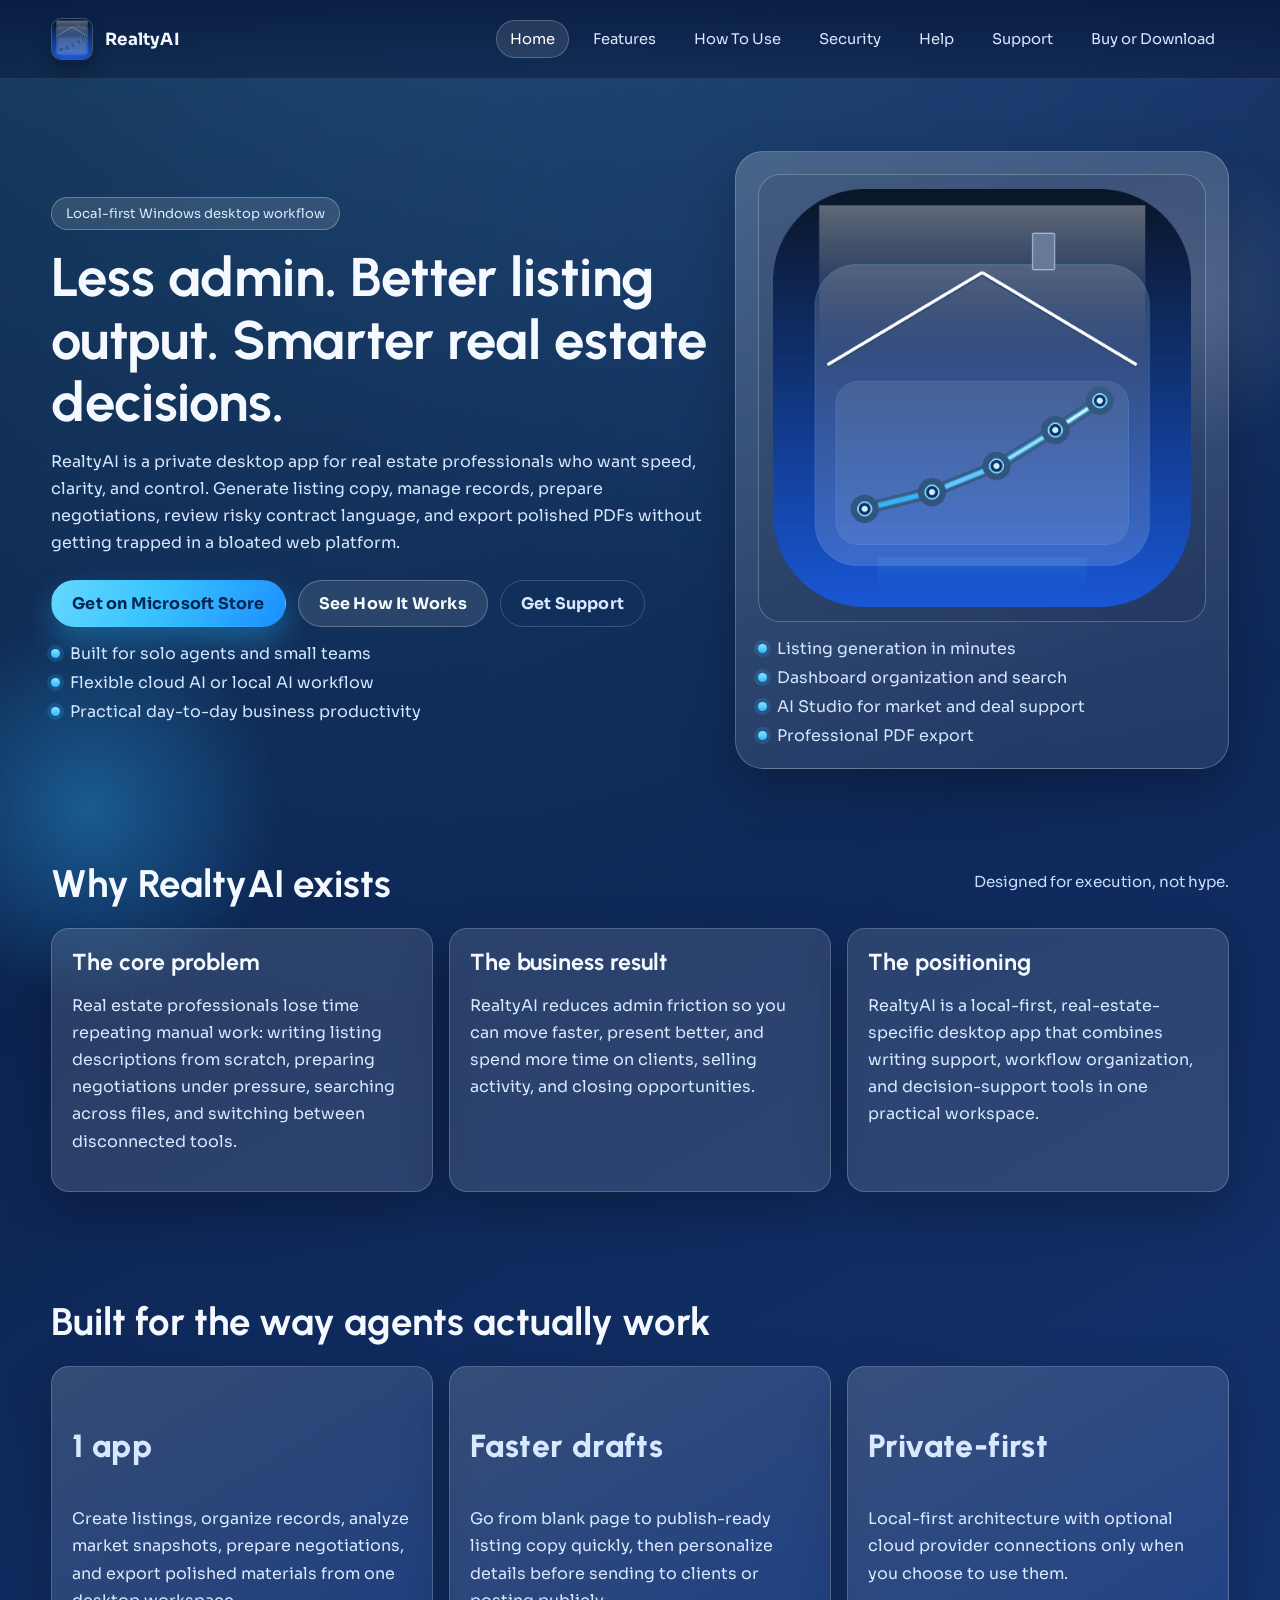
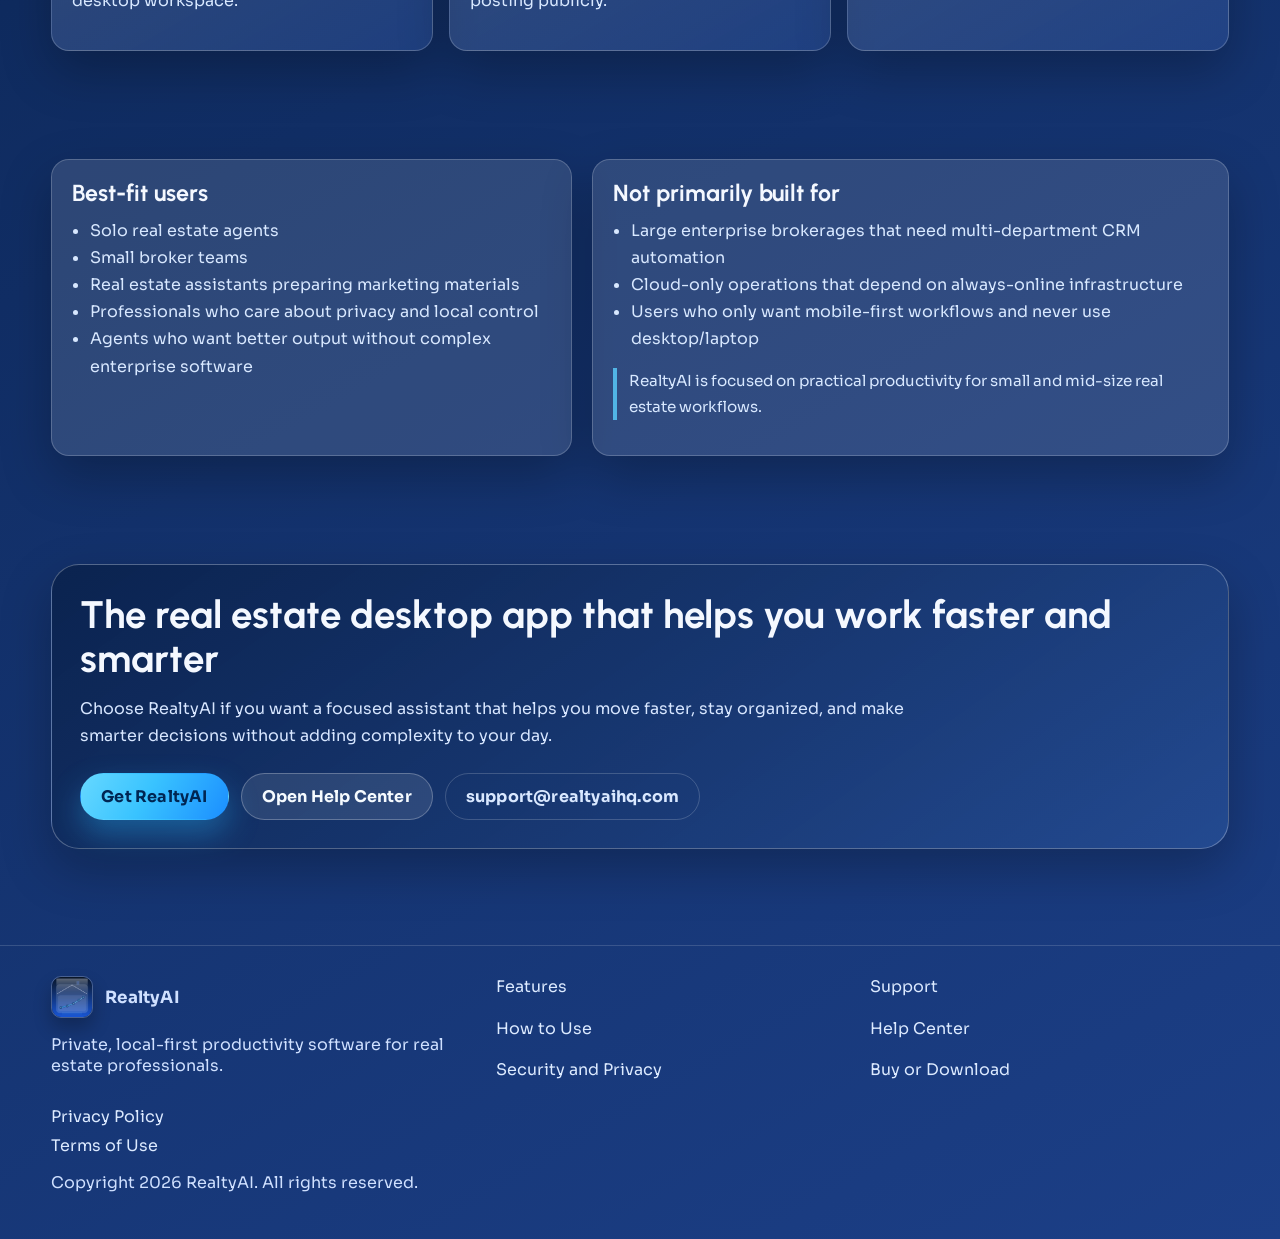
<file: index.html>
<!doctype html>
<html lang="en">
<head>
  <meta charset="utf-8">
  <meta name="viewport" content="width=device-width, initial-scale=1">
  <title>RealtyAI | Local-First Desktop App for Real Estate</title>
  <meta name="description" content="RealtyAI helps agents and small teams create listing copy faster, stay organized, prepare negotiations, review contracts, and export polished PDFs from one private desktop workspace.">
  <meta name="theme-color" content="#10306f">
  <link rel="icon" href="assets/images/realtyai-icon-512.png">
  <link rel="preconnect" href="https://fonts.googleapis.com">
  <link rel="preconnect" href="https://fonts.gstatic.com" crossorigin>
  <link href="https://fonts.googleapis.com/css2?family=Sora:wght@400;500;600;700;800&family=Urbanist:wght@600;700;800;900&display=swap" rel="stylesheet">
  <link rel="stylesheet" href="assets/css/styles.css">
  <script defer src="assets/js/config.js"></script>
  <script defer src="assets/js/site.js"></script>
</head>
<body>
  <header class="site-header">
    <div class="container header-wrap">
      <a class="brand" href="index.html">
        <img class="brand-mark" src="assets/images/realtyai-icon-512.png" alt="RealtyAI icon">
        <span class="brand-text">RealtyAI</span>
      </a>
      <button class="menu-toggle" type="button" aria-label="Open menu" aria-expanded="false">☰</button>
      <nav class="nav" aria-label="Main navigation">
        <a href="index.html">Home</a>
        <a href="features.html">Features</a>
        <a href="how-to-use.html">How To Use</a>
        <a href="security-privacy.html">Security</a>
        <a href="help.html">Help</a>
        <a href="support.html">Support</a>
        <a href="buy-download.html">Buy or Download</a>
      </nav>
    </div>
  </header>

  <main>
    <section class="hero">
      <div class="container hero-grid">
        <div>
          <span class="badge">Local-first Windows desktop workflow</span>
          <h1>Less admin. Better listing output. Smarter real estate decisions.</h1>
          <p class="lead">RealtyAI is a private desktop app for real estate professionals who want speed, clarity, and control. Generate listing copy, manage records, prepare negotiations, review risky contract language, and export polished PDFs without getting trapped in a bloated web platform.</p>
          <div class="hero-actions">
            <a class="button primary" data-config="app-download" href="buy-download.html">Get on Microsoft Store</a>
            <a class="button secondary" href="how-to-use.html">See How It Works</a>
            <a class="button ghost" href="support.html">Get Support</a>
          </div>
          <ul class="hero-list">
            <li>Built for solo agents and small teams</li>
            <li>Flexible cloud AI or local AI workflow</li>
            <li>Practical day-to-day business productivity</li>
          </ul>
        </div>
        <aside class="hero-panel fade-up">
          <div class="app-art">
            <img src="assets/images/realtyai-icon-1024.png" alt="RealtyAI brand artwork">
          </div>
          <ul class="hero-list">
            <li>Listing generation in minutes</li>
            <li>Dashboard organization and search</li>
            <li>AI Studio for market and deal support</li>
            <li>Professional PDF export</li>
          </ul>
        </aside>
      </div>
    </section>

    <section class="section">
      <div class="container">
        <div class="section-head">
          <h2>Why RealtyAI exists</h2>
          <p class="section-note">Designed for execution, not hype.</p>
        </div>
        <div class="grid three">
          <article class="card fade-up">
            <h3>The core problem</h3>
            <p>Real estate professionals lose time repeating manual work: writing listing descriptions from scratch, preparing negotiations under pressure, searching across files, and switching between disconnected tools.</p>
          </article>
          <article class="card fade-up">
            <h3>The business result</h3>
            <p>RealtyAI reduces admin friction so you can move faster, present better, and spend more time on clients, selling activity, and closing opportunities.</p>
          </article>
          <article class="card fade-up">
            <h3>The positioning</h3>
            <p>RealtyAI is a local-first, real-estate-specific desktop app that combines writing support, workflow organization, and decision-support tools in one practical workspace.</p>
          </article>
        </div>
      </div>
    </section>

    <section class="section">
      <div class="container">
        <div class="section-head">
          <h2>Built for the way agents actually work</h2>
        </div>
        <div class="grid three">
          <article class="card kpi fade-up">
            <p class="kpi-value">1 app</p>
            <p>Create listings, organize records, analyze market snapshots, prepare negotiations, and export polished materials from one desktop workspace.</p>
          </article>
          <article class="card kpi fade-up">
            <p class="kpi-value">Faster drafts</p>
            <p>Go from blank page to publish-ready listing copy quickly, then personalize details before sending to clients or posting publicly.</p>
          </article>
          <article class="card kpi fade-up">
            <p class="kpi-value">Private-first</p>
            <p>Local-first architecture with optional cloud provider connections only when you choose to use them.</p>
          </article>
        </div>
      </div>
    </section>

    <section class="section">
      <div class="container split">
        <div class="card fade-up">
          <h3>Best-fit users</h3>
          <ul>
            <li>Solo real estate agents</li>
            <li>Small broker teams</li>
            <li>Real estate assistants preparing marketing materials</li>
            <li>Professionals who care about privacy and local control</li>
            <li>Agents who want better output without complex enterprise software</li>
          </ul>
        </div>
        <div class="card fade-up">
          <h3>Not primarily built for</h3>
          <ul>
            <li>Large enterprise brokerages that need multi-department CRM automation</li>
            <li>Cloud-only operations that depend on always-online infrastructure</li>
            <li>Users who only want mobile-first workflows and never use desktop/laptop</li>
          </ul>
          <p class="notice">RealtyAI is focused on practical productivity for small and mid-size real estate workflows.</p>
        </div>
      </div>
    </section>

    <section class="section">
      <div class="container">
        <div class="cta-band fade-up">
          <h2>The real estate desktop app that helps you work faster and smarter</h2>
          <p class="lead">Choose RealtyAI if you want a focused assistant that helps you move faster, stay organized, and make smarter decisions without adding complexity to your day.</p>
          <div class="hero-actions">
            <a class="button primary" href="buy-download.html">Get RealtyAI</a>
            <a class="button secondary" data-config="knowledge-base" href="help.html">Open Help Center</a>
            <a class="button ghost" data-config="support-email" href="mailto:support@realtyaihq.com">support@realtyaihq.com</a>
          </div>
        </div>
      </div>
    </section>
  </main>

  <footer class="site-footer">
    <div class="container footer-grid">
      <div>
        <div class="brand">
          <img class="brand-mark" src="assets/images/realtyai-icon-512.png" alt="RealtyAI icon">
          <span class="brand-text">RealtyAI</span>
        </div>
        <p>Private, local-first productivity software for real estate professionals.</p>
      </div>
      <div class="footer-links">
        <a href="features.html">Features</a>
        <a href="how-to-use.html">How to Use</a>
        <a href="security-privacy.html">Security and Privacy</a>
      </div>
      <div class="footer-links">
        <a href="support.html">Support</a>
        <a href="help.html">Help Center</a>
        <a href="buy-download.html">Buy or Download</a>
      </div>
    </div>
    <div class="container">
      <p>Copyright <span id="year"></span> RealtyAI. All rights reserved.</p>
    </div>
  </footer>
</body>
</html>
</file>
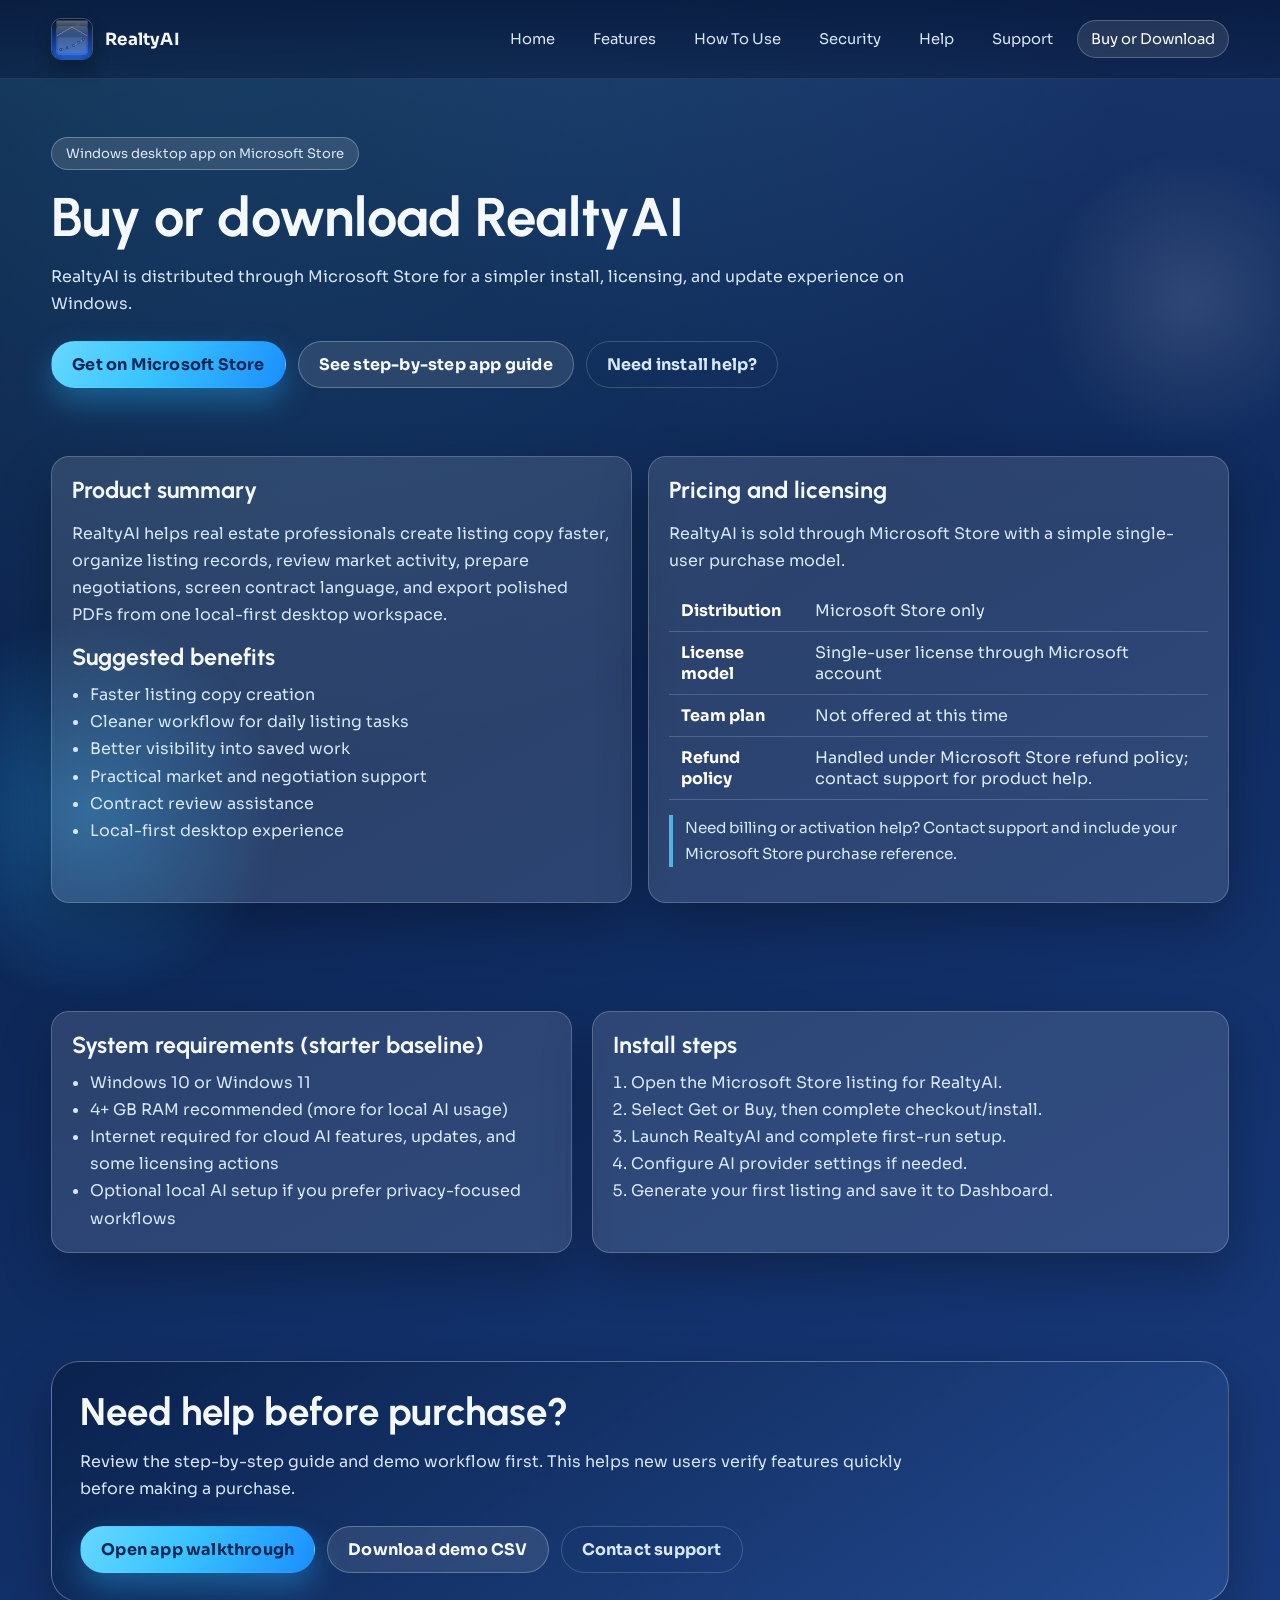
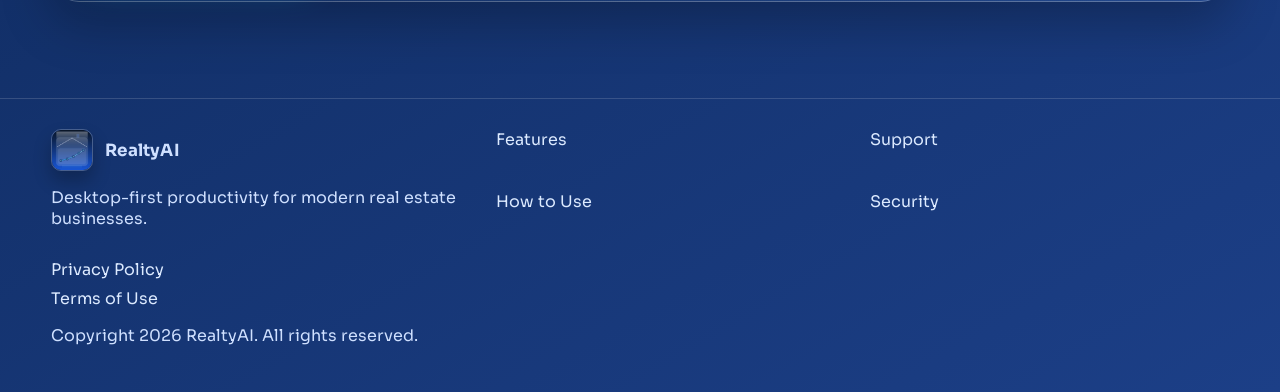
<file: buy-download.html>
<!doctype html>
<html lang="en">
<head>
  <meta charset="utf-8">
  <meta name="viewport" content="width=device-width, initial-scale=1">
  <title>Buy or Download RealtyAI | Windows Desktop App</title>
  <meta name="description" content="Buy or download RealtyAI for Windows. Get system requirements, install steps, update process, and release links.">
  <link rel="icon" href="assets/images/realtyai-icon-512.png">
  <link rel="preconnect" href="https://fonts.googleapis.com">
  <link rel="preconnect" href="https://fonts.gstatic.com" crossorigin>
  <link href="https://fonts.googleapis.com/css2?family=Sora:wght@400;500;600;700;800&family=Urbanist:wght@600;700;800;900&display=swap" rel="stylesheet">
  <link rel="stylesheet" href="assets/css/styles.css">
  <script defer src="assets/js/config.js"></script>
  <script defer src="assets/js/site.js"></script>
</head>
<body>
  <header class="site-header">
    <div class="container header-wrap">
      <a class="brand" href="index.html">
        <img class="brand-mark" src="assets/images/realtyai-icon-512.png" alt="RealtyAI icon">
        <span class="brand-text">RealtyAI</span>
      </a>
      <button class="menu-toggle" type="button" aria-label="Open menu" aria-expanded="false">☰</button>
      <nav class="nav" aria-label="Main navigation">
        <a href="index.html">Home</a>
        <a href="features.html">Features</a>
        <a href="how-to-use.html">How To Use</a>
        <a href="security-privacy.html">Security</a>
        <a href="help.html">Help</a>
        <a href="support.html">Support</a>
        <a href="buy-download.html">Buy or Download</a>
      </nav>
    </div>
  </header>

  <main>
    <section class="page-hero">
      <div class="container">
        <span class="badge">Windows desktop app on Microsoft Store</span>
        <h1>Buy or download RealtyAI</h1>
        <p class="lead">RealtyAI is distributed through Microsoft Store for a simpler install, licensing, and update experience on Windows.</p>
        <div class="hero-actions">
          <a class="button primary" data-config="app-download" href="#">Get on Microsoft Store</a>
          <a class="button secondary" href="how-to-use.html">See step-by-step app guide</a>
          <a class="button ghost" href="support.html">Need install help?</a>
        </div>
      </div>
    </section>

    <section class="section">
      <div class="container grid two">
        <article class="card fade-up">
          <h3>Product summary</h3>
          <p>RealtyAI helps real estate professionals create listing copy faster, organize listing records, review market activity, prepare negotiations, screen contract language, and export polished PDFs from one local-first desktop workspace.</p>
          <h3 style="margin-top: 16px;">Suggested benefits</h3>
          <ul>
            <li>Faster listing copy creation</li>
            <li>Cleaner workflow for daily listing tasks</li>
            <li>Better visibility into saved work</li>
            <li>Practical market and negotiation support</li>
            <li>Contract review assistance</li>
            <li>Local-first desktop experience</li>
          </ul>
        </article>
        <article class="card fade-up">
          <h3>Pricing and licensing</h3>
          <p>RealtyAI is sold through Microsoft Store with a simple single-user purchase model.</p>
          <table class="table">
            <tbody>
              <tr><th>Distribution</th><td>Microsoft Store only</td></tr>
              <tr><th>License model</th><td>Single-user license through Microsoft account</td></tr>
              <tr><th>Team plan</th><td>Not offered at this time</td></tr>
              <tr><th>Refund policy</th><td>Handled under Microsoft Store refund policy; contact support for product help.</td></tr>
            </tbody>
          </table>
          <p class="notice">Need billing or activation help? Contact support and include your Microsoft Store purchase reference.</p>
        </article>
      </div>
    </section>

    <section class="section">
      <div class="container split">
        <article class="card fade-up">
          <h3>System requirements (starter baseline)</h3>
          <ul>
            <li>Windows 10 or Windows 11</li>
            <li>4+ GB RAM recommended (more for local AI usage)</li>
            <li>Internet required for cloud AI features, updates, and some licensing actions</li>
            <li>Optional local AI setup if you prefer privacy-focused workflows</li>
          </ul>
        </article>
        <article class="card fade-up">
          <h3>Install steps</h3>
          <ol>
            <li>Open the Microsoft Store listing for RealtyAI.</li>
            <li>Select Get or Buy, then complete checkout/install.</li>
            <li>Launch RealtyAI and complete first-run setup.</li>
            <li>Configure AI provider settings if needed.</li>
            <li>Generate your first listing and save it to Dashboard.</li>
          </ol>
        </article>
      </div>
    </section>

    <section class="section">
      <div class="container cta-band fade-up">
        <h2>Need help before purchase?</h2>
        <p class="lead">Review the step-by-step guide and demo workflow first. This helps new users verify features quickly before making a purchase.</p>
        <div class="hero-actions">
          <a class="button primary" href="how-to-use.html">Open app walkthrough</a>
          <a class="button secondary" href="us_real_estate_premium_3metro.csv" download>Download demo CSV</a>
          <a class="button ghost" href="support.html">Contact support</a>
        </div>
      </div>
    </section>
  </main>

  <footer class="site-footer">
    <div class="container footer-grid">
      <div>
        <div class="brand">
          <img class="brand-mark" src="assets/images/realtyai-icon-512.png" alt="RealtyAI icon">
          <span class="brand-text">RealtyAI</span>
        </div>
        <p>Desktop-first productivity for modern real estate businesses.</p>
      </div>
      <div class="footer-links">
        <a href="features.html">Features</a>
        <a href="how-to-use.html">How to Use</a>
      </div>
      <div class="footer-links">
        <a href="support.html">Support</a>
        <a href="security-privacy.html">Security</a>
      </div>
    </div>
    <div class="container">
      <p>Copyright <span id="year"></span> RealtyAI. All rights reserved.</p>
    </div>
  </footer>
</body>
</html>
</file>
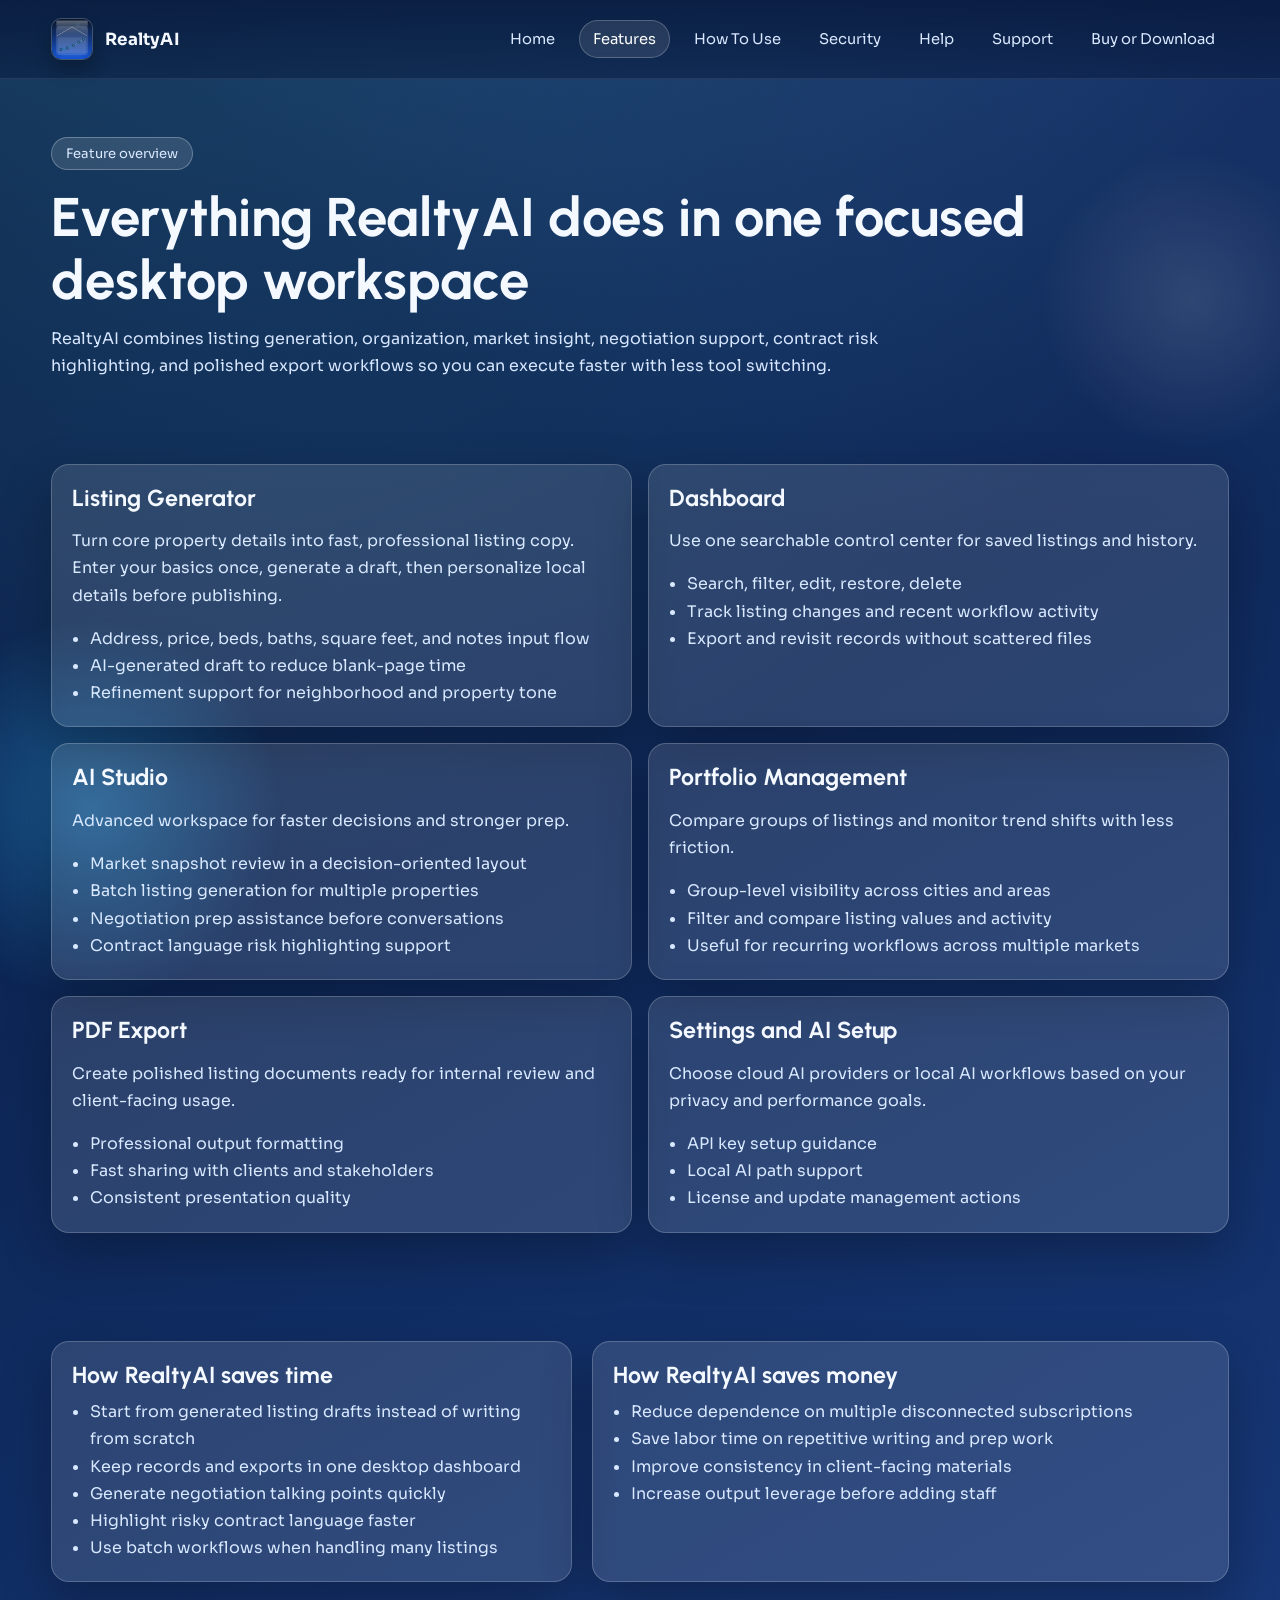
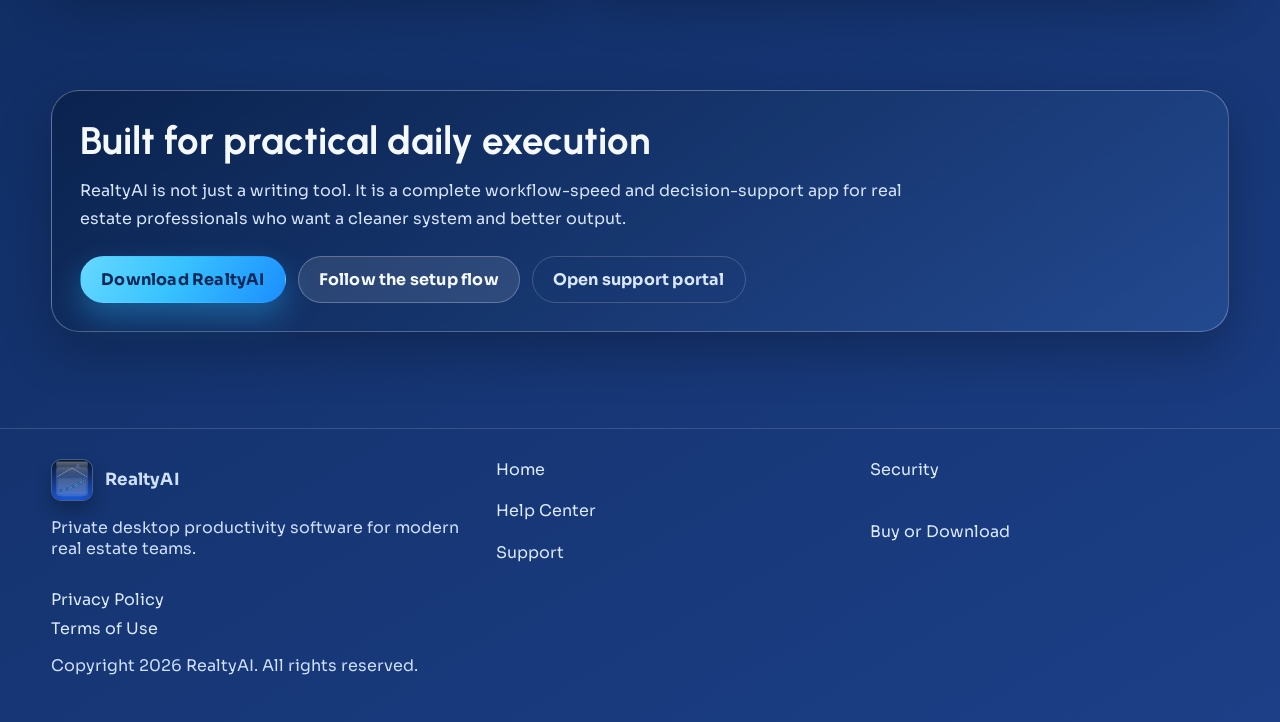
<file: features.html>
<!doctype html>
<html lang="en">
<head>
  <meta charset="utf-8">
  <meta name="viewport" content="width=device-width, initial-scale=1">
  <title>RealtyAI Features | Listing, Workflow, Market, and Export Tools</title>
  <meta name="description" content="Explore RealtyAI features: listing generation, dashboard organization, AI Studio, portfolio management, PDF export, and flexible AI setup.">
  <link rel="icon" href="assets/images/realtyai-icon-512.png">
  <link rel="preconnect" href="https://fonts.googleapis.com">
  <link rel="preconnect" href="https://fonts.gstatic.com" crossorigin>
  <link href="https://fonts.googleapis.com/css2?family=Sora:wght@400;500;600;700;800&family=Urbanist:wght@600;700;800;900&display=swap" rel="stylesheet">
  <link rel="stylesheet" href="assets/css/styles.css">
  <script defer src="assets/js/config.js"></script>
  <script defer src="assets/js/site.js"></script>
</head>
<body>
  <header class="site-header">
    <div class="container header-wrap">
      <a class="brand" href="index.html">
        <img class="brand-mark" src="assets/images/realtyai-icon-512.png" alt="RealtyAI icon">
        <span class="brand-text">RealtyAI</span>
      </a>
      <button class="menu-toggle" type="button" aria-label="Open menu" aria-expanded="false">☰</button>
      <nav class="nav" aria-label="Main navigation">
        <a href="index.html">Home</a>
        <a href="features.html">Features</a>
        <a href="how-to-use.html">How To Use</a>
        <a href="security-privacy.html">Security</a>
        <a href="help.html">Help</a>
        <a href="support.html">Support</a>
        <a href="buy-download.html">Buy or Download</a>
      </nav>
    </div>
  </header>

  <main>
    <section class="page-hero">
      <div class="container">
        <span class="badge">Feature overview</span>
        <h1>Everything RealtyAI does in one focused desktop workspace</h1>
        <p class="lead">RealtyAI combines listing generation, organization, market insight, negotiation support, contract risk highlighting, and polished export workflows so you can execute faster with less tool switching.</p>
      </div>
    </section>

    <section class="section">
      <div class="container grid two">
        <article class="card fade-up">
          <h3>Listing Generator</h3>
          <p>Turn core property details into fast, professional listing copy. Enter your basics once, generate a draft, then personalize local details before publishing.</p>
          <ul>
            <li>Address, price, beds, baths, square feet, and notes input flow</li>
            <li>AI-generated draft to reduce blank-page time</li>
            <li>Refinement support for neighborhood and property tone</li>
          </ul>
        </article>
        <article class="card fade-up">
          <h3>Dashboard</h3>
          <p>Use one searchable control center for saved listings and history.</p>
          <ul>
            <li>Search, filter, edit, restore, delete</li>
            <li>Track listing changes and recent workflow activity</li>
            <li>Export and revisit records without scattered files</li>
          </ul>
        </article>
        <article class="card fade-up">
          <h3>AI Studio</h3>
          <p>Advanced workspace for faster decisions and stronger prep.</p>
          <ul>
            <li>Market snapshot review in a decision-oriented layout</li>
            <li>Batch listing generation for multiple properties</li>
            <li>Negotiation prep assistance before conversations</li>
            <li>Contract language risk highlighting support</li>
          </ul>
        </article>
        <article class="card fade-up">
          <h3>Portfolio Management</h3>
          <p>Compare groups of listings and monitor trend shifts with less friction.</p>
          <ul>
            <li>Group-level visibility across cities and areas</li>
            <li>Filter and compare listing values and activity</li>
            <li>Useful for recurring workflows across multiple markets</li>
          </ul>
        </article>
        <article class="card fade-up">
          <h3>PDF Export</h3>
          <p>Create polished listing documents ready for internal review and client-facing usage.</p>
          <ul>
            <li>Professional output formatting</li>
            <li>Fast sharing with clients and stakeholders</li>
            <li>Consistent presentation quality</li>
          </ul>
        </article>
        <article class="card fade-up">
          <h3>Settings and AI Setup</h3>
          <p>Choose cloud AI providers or local AI workflows based on your privacy and performance goals.</p>
          <ul>
            <li>API key setup guidance</li>
            <li>Local AI path support</li>
            <li>License and update management actions</li>
          </ul>
        </article>
      </div>
    </section>

    <section class="section">
      <div class="container split">
        <article class="card fade-up">
          <h3>How RealtyAI saves time</h3>
          <ul>
            <li>Start from generated listing drafts instead of writing from scratch</li>
            <li>Keep records and exports in one desktop dashboard</li>
            <li>Generate negotiation talking points quickly</li>
            <li>Highlight risky contract language faster</li>
            <li>Use batch workflows when handling many listings</li>
          </ul>
        </article>
        <article class="card fade-up">
          <h3>How RealtyAI saves money</h3>
          <ul>
            <li>Reduce dependence on multiple disconnected subscriptions</li>
            <li>Save labor time on repetitive writing and prep work</li>
            <li>Improve consistency in client-facing materials</li>
            <li>Increase output leverage before adding staff</li>
          </ul>
        </article>
      </div>
    </section>

    <section class="section">
      <div class="container cta-band fade-up">
        <h2>Built for practical daily execution</h2>
        <p class="lead">RealtyAI is not just a writing tool. It is a complete workflow-speed and decision-support app for real estate professionals who want a cleaner system and better output.</p>
        <div class="hero-actions">
          <a class="button primary" href="buy-download.html">Download RealtyAI</a>
          <a class="button secondary" href="how-to-use.html">Follow the setup flow</a>
          <a class="button ghost" data-config="support-portal" href="support.html">Open support portal</a>
        </div>
      </div>
    </section>
  </main>

  <footer class="site-footer">
    <div class="container footer-grid">
      <div>
        <div class="brand">
          <img class="brand-mark" src="assets/images/realtyai-icon-512.png" alt="RealtyAI icon">
          <span class="brand-text">RealtyAI</span>
        </div>
        <p>Private desktop productivity software for modern real estate teams.</p>
      </div>
      <div class="footer-links">
        <a href="index.html">Home</a>
        <a href="help.html">Help Center</a>
        <a href="support.html">Support</a>
      </div>
      <div class="footer-links">
        <a href="security-privacy.html">Security</a>
        <a href="buy-download.html">Buy or Download</a>
      </div>
    </div>
    <div class="container">
      <p>Copyright <span id="year"></span> RealtyAI. All rights reserved.</p>
    </div>
  </footer>
</body>
</html>
</file>
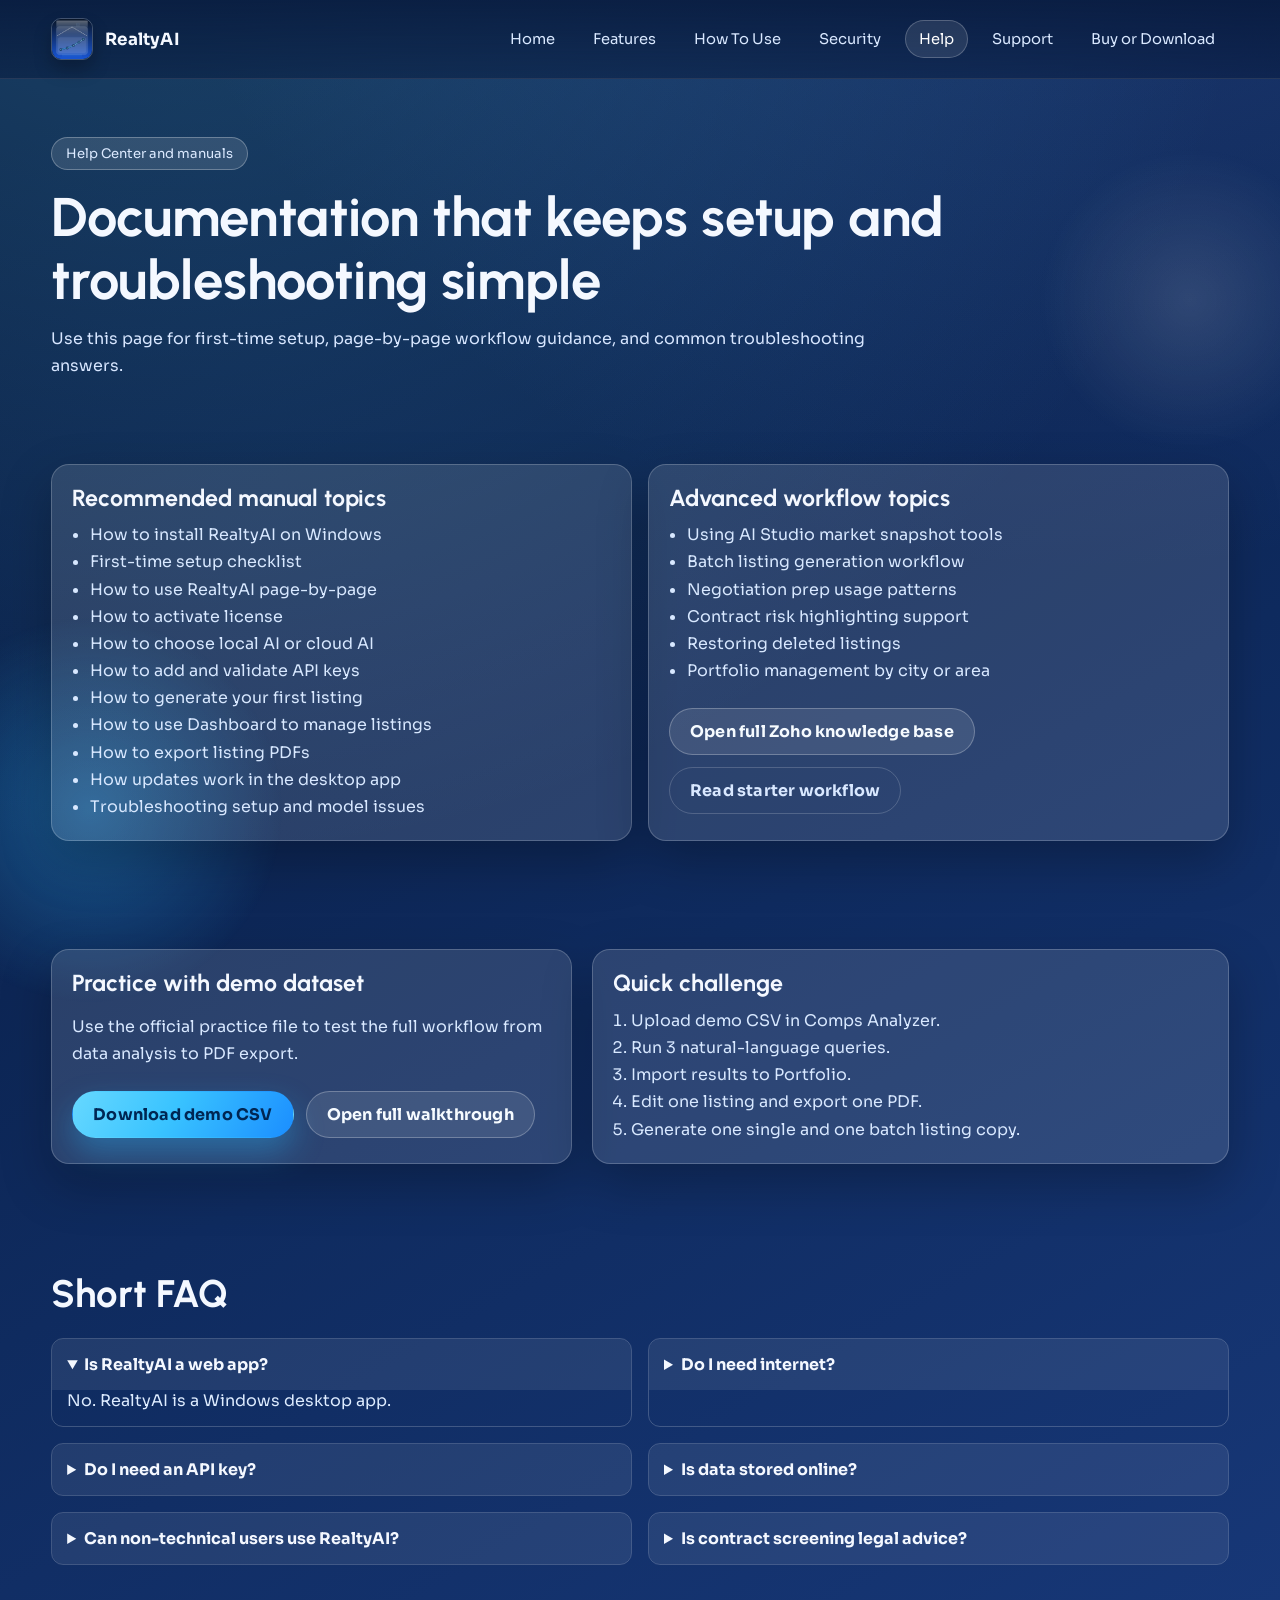
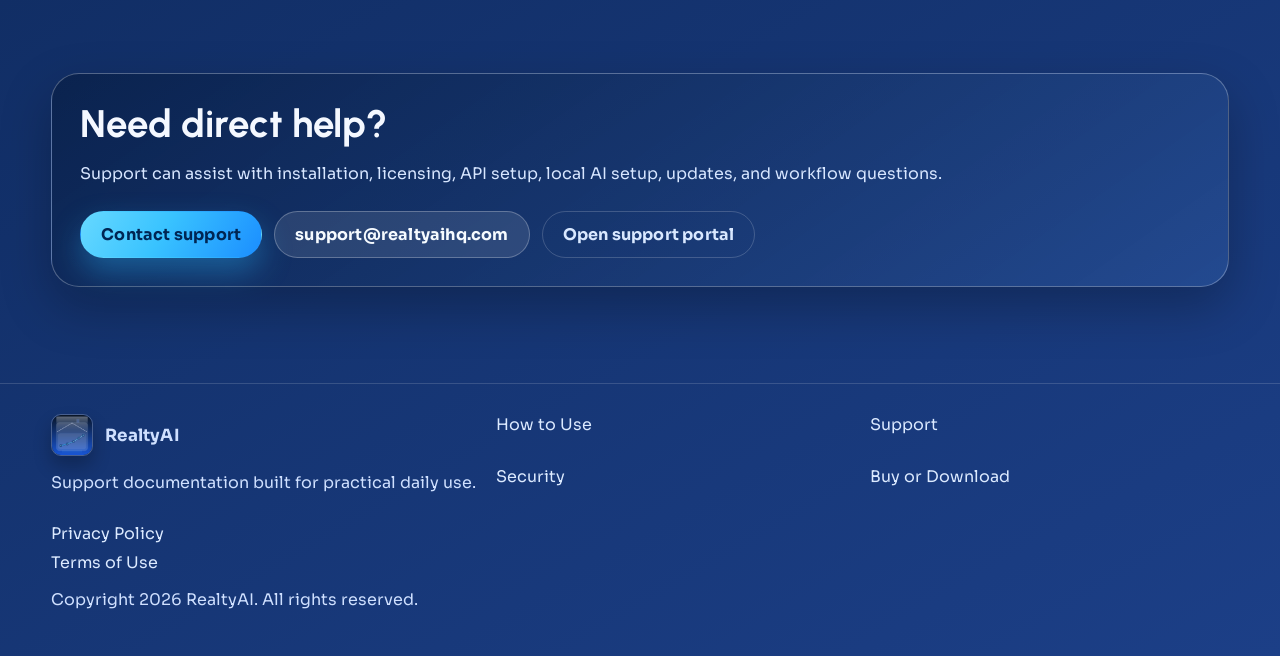
<file: help.html>
<!doctype html>
<html lang="en">
<head>
  <meta charset="utf-8">
  <meta name="viewport" content="width=device-width, initial-scale=1">
  <title>RealtyAI Help Center | Manuals, FAQ, and Troubleshooting</title>
  <meta name="description" content="Get setup guides, manuals, and FAQ answers for RealtyAI installation, licensing, API setup, AI Studio, and troubleshooting.">
  <link rel="icon" href="assets/images/realtyai-icon-512.png">
  <link rel="preconnect" href="https://fonts.googleapis.com">
  <link rel="preconnect" href="https://fonts.gstatic.com" crossorigin>
  <link href="https://fonts.googleapis.com/css2?family=Sora:wght@400;500;600;700;800&family=Urbanist:wght@600;700;800;900&display=swap" rel="stylesheet">
  <link rel="stylesheet" href="assets/css/styles.css">
  <script defer src="assets/js/config.js"></script>
  <script defer src="assets/js/site.js"></script>
</head>
<body>
  <header class="site-header">
    <div class="container header-wrap">
      <a class="brand" href="index.html">
        <img class="brand-mark" src="assets/images/realtyai-icon-512.png" alt="RealtyAI icon">
        <span class="brand-text">RealtyAI</span>
      </a>
      <button class="menu-toggle" type="button" aria-label="Open menu" aria-expanded="false">☰</button>
      <nav class="nav" aria-label="Main navigation">
        <a href="index.html">Home</a>
        <a href="features.html">Features</a>
        <a href="how-to-use.html">How To Use</a>
        <a href="security-privacy.html">Security</a>
        <a href="help.html">Help</a>
        <a href="support.html">Support</a>
        <a href="buy-download.html">Buy or Download</a>
      </nav>
    </div>
  </header>

  <main>
    <section class="page-hero">
      <div class="container">
        <span class="badge">Help Center and manuals</span>
        <h1>Documentation that keeps setup and troubleshooting simple</h1>
        <p class="lead">Use this page for first-time setup, page-by-page workflow guidance, and common troubleshooting answers.</p>
      </div>
    </section>

    <section class="section">
      <div class="container grid two">
        <article class="card fade-up">
          <h3>Recommended manual topics</h3>
          <ul>
            <li>How to install RealtyAI on Windows</li>
            <li>First-time setup checklist</li>
            <li>How to use RealtyAI page-by-page</li>
            <li>How to activate license</li>
            <li>How to choose local AI or cloud AI</li>
            <li>How to add and validate API keys</li>
            <li>How to generate your first listing</li>
            <li>How to use Dashboard to manage listings</li>
            <li>How to export listing PDFs</li>
            <li>How updates work in the desktop app</li>
            <li>Troubleshooting setup and model issues</li>
          </ul>
        </article>
        <article class="card fade-up">
          <h3>Advanced workflow topics</h3>
          <ul>
            <li>Using AI Studio market snapshot tools</li>
            <li>Batch listing generation workflow</li>
            <li>Negotiation prep usage patterns</li>
            <li>Contract risk highlighting support</li>
            <li>Restoring deleted listings</li>
            <li>Portfolio management by city or area</li>
          </ul>
          <div class="hero-actions">
            <a class="button secondary" data-config="knowledge-base" href="#">Open full Zoho knowledge base</a>
            <a class="button ghost" href="how-to-use.html">Read starter workflow</a>
          </div>
        </article>
      </div>
    </section>

    <section class="section">
      <div class="container split">
        <article class="card fade-up">
          <h3>Practice with demo dataset</h3>
          <p>Use the official practice file to test the full workflow from data analysis to PDF export.</p>
          <div class="hero-actions">
            <a class="button primary" href="us_real_estate_premium_3metro.csv" download>Download demo CSV</a>
            <a class="button secondary" href="how-to-use.html">Open full walkthrough</a>
          </div>
        </article>
        <article class="card fade-up">
          <h3>Quick challenge</h3>
          <ol>
            <li>Upload demo CSV in Comps Analyzer.</li>
            <li>Run 3 natural-language queries.</li>
            <li>Import results to Portfolio.</li>
            <li>Edit one listing and export one PDF.</li>
            <li>Generate one single and one batch listing copy.</li>
          </ol>
        </article>
      </div>
    </section>

    <section class="section">
      <div class="container">
        <div class="section-head">
          <h2>Short FAQ</h2>
        </div>
        <div class="grid two">
          <details class="faq-item fade-up" open>
            <summary>Is RealtyAI a web app?</summary>
            <p>No. RealtyAI is a Windows desktop app.</p>
          </details>
          <details class="faq-item fade-up">
            <summary>Do I need internet?</summary>
            <p>Some tasks can run with local AI, but cloud AI requests, updates, and some licensing actions may require internet access.</p>
          </details>
          <details class="faq-item fade-up">
            <summary>Do I need an API key?</summary>
            <p>If you use cloud AI providers, yes. If you use a supported local AI setup, some workflows may not require cloud keys.</p>
          </details>
          <details class="faq-item fade-up">
            <summary>Is data stored online?</summary>
            <p>RealtyAI is designed for local-first workflows. Cloud requests only go to providers you choose to connect.</p>
          </details>
          <details class="faq-item fade-up">
            <summary>Can non-technical users use RealtyAI?</summary>
            <p>Yes. The workflow is designed so users can start simple with listing generation and learn advanced features gradually.</p>
          </details>
          <details class="faq-item fade-up">
            <summary>Is contract screening legal advice?</summary>
            <p>No. It is a support tool for highlighting areas that may need closer professional review.</p>
          </details>
        </div>
      </div>
    </section>

    <section class="section">
      <div class="container cta-band fade-up">
        <h2>Need direct help?</h2>
        <p class="lead">Support can assist with installation, licensing, API setup, local AI setup, updates, and workflow questions.</p>
        <div class="hero-actions">
          <a class="button primary" href="support.html">Contact support</a>
          <a class="button secondary" data-config="support-email" href="mailto:support@realtyaihq.com">support@realtyaihq.com</a>
          <a class="button ghost" data-config="support-portal" href="#">Open support portal</a>
        </div>
      </div>
    </section>
  </main>

  <footer class="site-footer">
    <div class="container footer-grid">
      <div>
        <div class="brand">
          <img class="brand-mark" src="assets/images/realtyai-icon-512.png" alt="RealtyAI icon">
          <span class="brand-text">RealtyAI</span>
        </div>
        <p>Support documentation built for practical daily use.</p>
      </div>
      <div class="footer-links">
        <a href="how-to-use.html">How to Use</a>
        <a href="security-privacy.html">Security</a>
      </div>
      <div class="footer-links">
        <a href="support.html">Support</a>
        <a href="buy-download.html">Buy or Download</a>
      </div>
    </div>
    <div class="container">
      <p>Copyright <span id="year"></span> RealtyAI. All rights reserved.</p>
    </div>
  </footer>
</body>
</html>
</file>
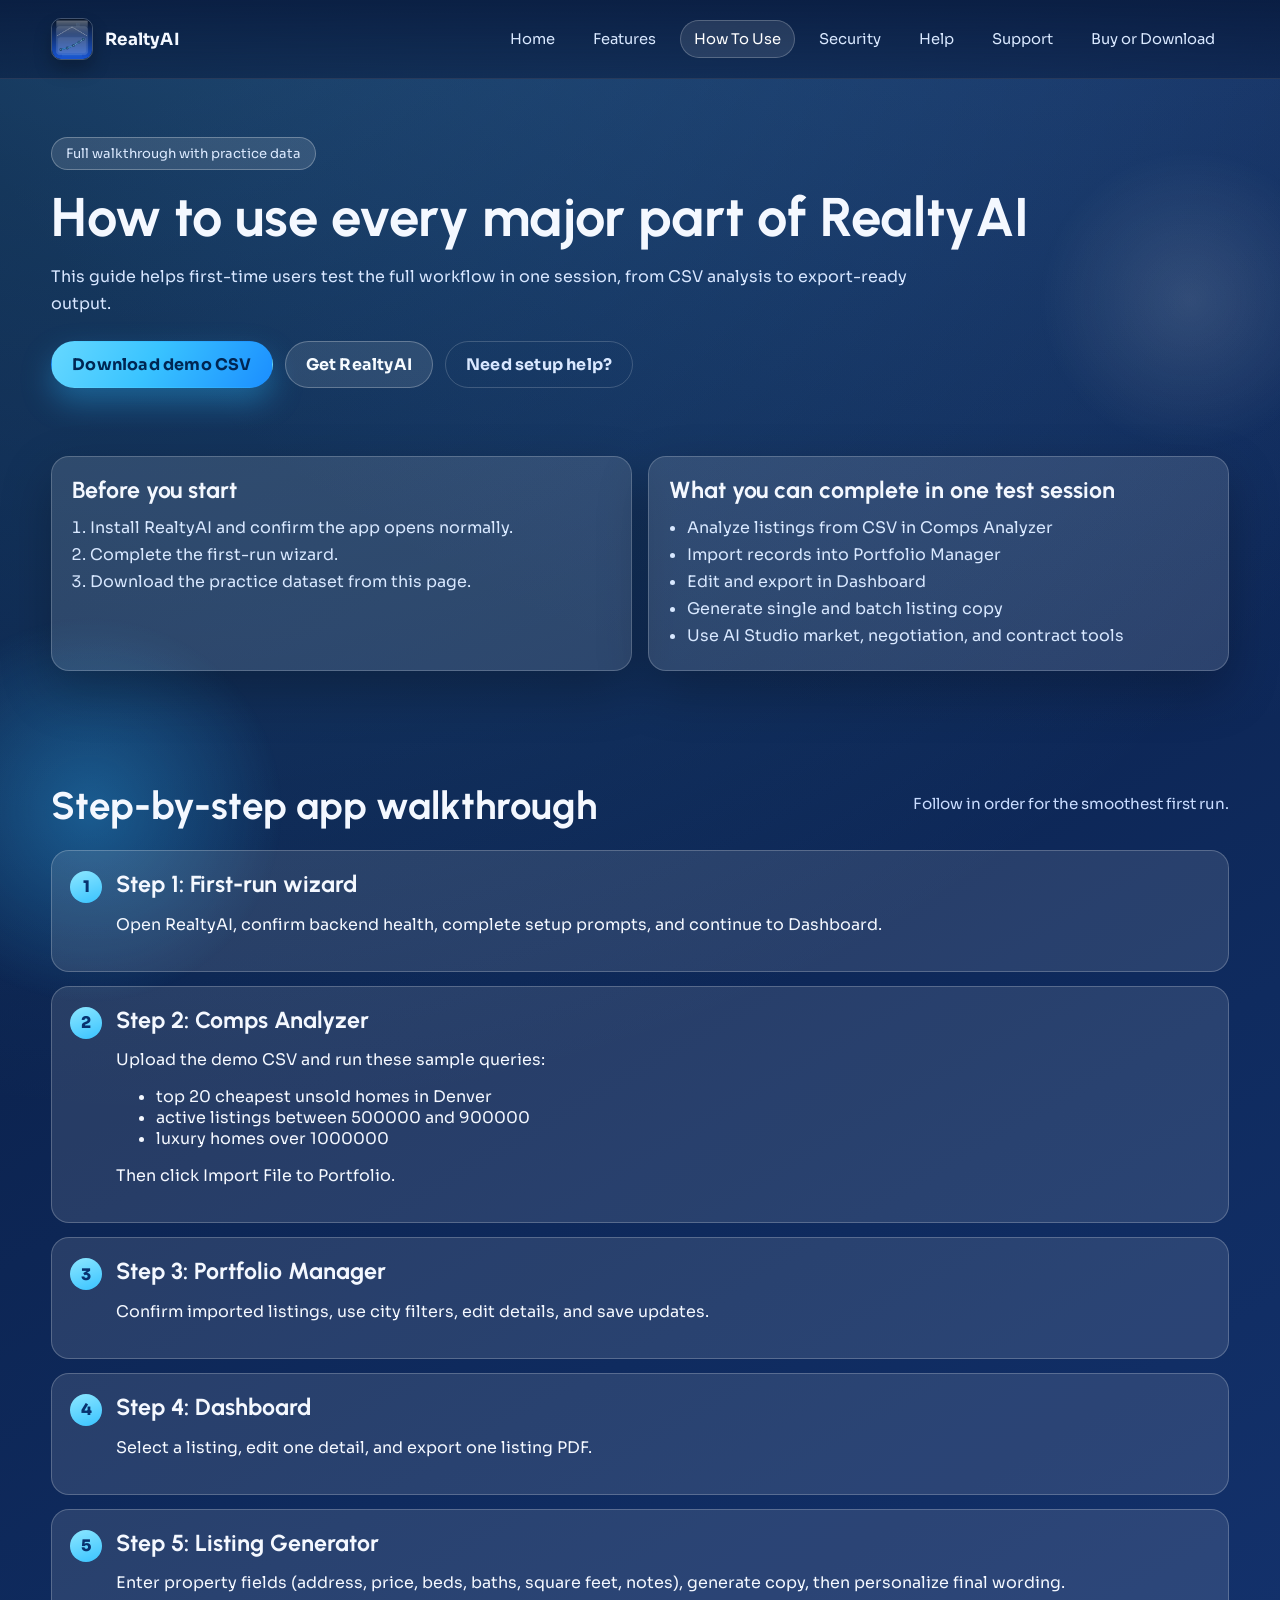
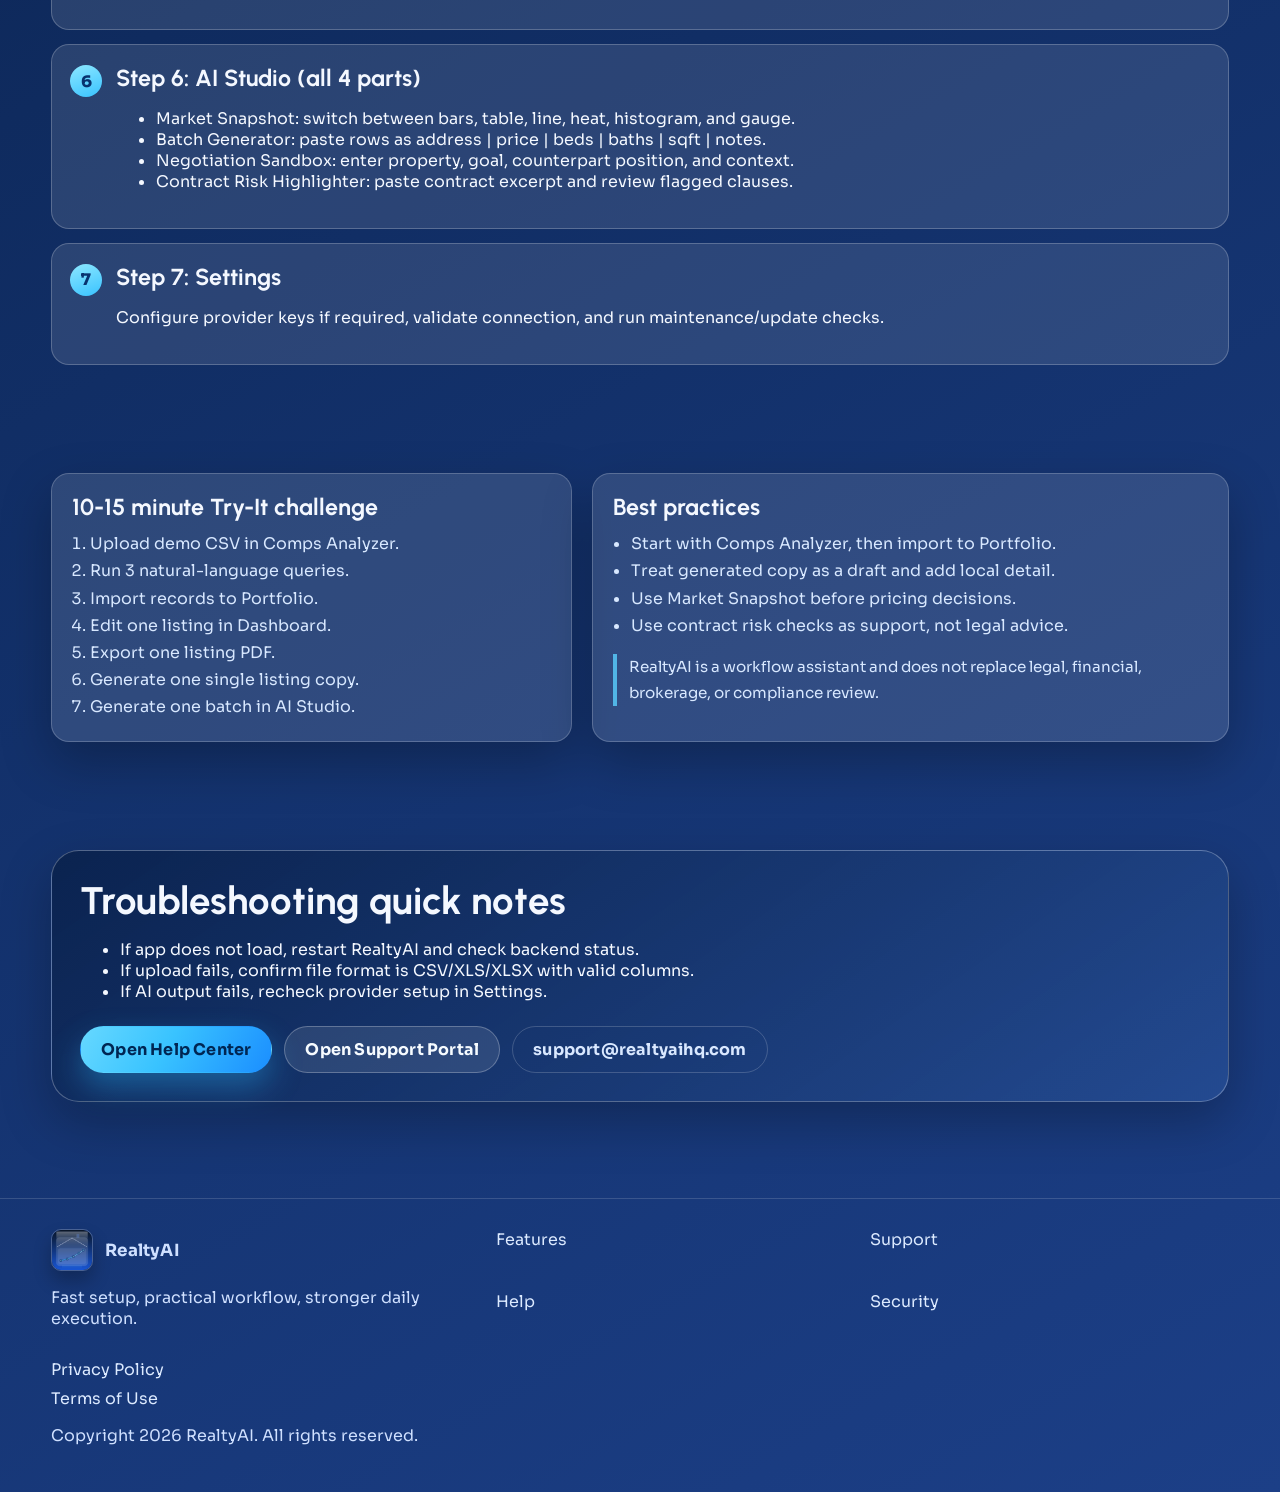
<file: how-to-use.html>
<!doctype html>
<html lang="en">
<head>
  <meta charset="utf-8">
  <meta name="viewport" content="width=device-width, initial-scale=1">
  <title>How To Use RealtyAI | Full Walkthrough With Demo CSV</title>
  <meta name="description" content="Complete step-by-step RealtyAI workflow with demo CSV practice: Comps Analyzer, Portfolio Manager, Dashboard, Listing Generator, AI Studio, and Settings.">
  <link rel="icon" href="assets/images/realtyai-icon-512.png">
  <link rel="preconnect" href="https://fonts.googleapis.com">
  <link rel="preconnect" href="https://fonts.gstatic.com" crossorigin>
  <link href="https://fonts.googleapis.com/css2?family=Sora:wght@400;500;600;700;800&family=Urbanist:wght@600;700;800;900&display=swap" rel="stylesheet">
  <link rel="stylesheet" href="assets/css/styles.css">
  <script defer src="assets/js/config.js"></script>
  <script defer src="assets/js/site.js"></script>
</head>
<body>
  <header class="site-header">
    <div class="container header-wrap">
      <a class="brand" href="index.html">
        <img class="brand-mark" src="assets/images/realtyai-icon-512.png" alt="RealtyAI icon">
        <span class="brand-text">RealtyAI</span>
      </a>
      <button class="menu-toggle" type="button" aria-label="Open menu" aria-expanded="false">☰</button>
      <nav class="nav" aria-label="Main navigation">
        <a href="index.html">Home</a>
        <a href="features.html">Features</a>
        <a href="how-to-use.html">How To Use</a>
        <a href="security-privacy.html">Security</a>
        <a href="help.html">Help</a>
        <a href="support.html">Support</a>
        <a href="buy-download.html">Buy or Download</a>
      </nav>
    </div>
  </header>

  <main>
    <section class="page-hero">
      <div class="container">
        <span class="badge">Full walkthrough with practice data</span>
        <h1>How to use every major part of RealtyAI</h1>
        <p class="lead">This guide helps first-time users test the full workflow in one session, from CSV analysis to export-ready output.</p>
        <div class="hero-actions">
          <a class="button primary" href="us_real_estate_premium_3metro.csv" download>Download demo CSV</a>
          <a class="button secondary" href="buy-download.html">Get RealtyAI</a>
          <a class="button ghost" href="support.html">Need setup help?</a>
        </div>
      </div>
    </section>

    <section class="section">
      <div class="container grid two">
        <article class="card fade-up">
          <h3>Before you start</h3>
          <ol>
            <li>Install RealtyAI and confirm the app opens normally.</li>
            <li>Complete the first-run wizard.</li>
            <li>Download the practice dataset from this page.</li>
          </ol>
        </article>
        <article class="card fade-up">
          <h3>What you can complete in one test session</h3>
          <ul>
            <li>Analyze listings from CSV in Comps Analyzer</li>
            <li>Import records into Portfolio Manager</li>
            <li>Edit and export in Dashboard</li>
            <li>Generate single and batch listing copy</li>
            <li>Use AI Studio market, negotiation, and contract tools</li>
          </ul>
        </article>
      </div>
    </section>

    <section class="section">
      <div class="container">
        <div class="section-head">
          <h2>Step-by-step app walkthrough</h2>
          <p class="section-note">Follow in order for the smoothest first run.</p>
        </div>
        <div class="timeline">
          <article class="step fade-up">
            <h3>Step 1: First-run wizard</h3>
            <p>Open RealtyAI, confirm backend health, complete setup prompts, and continue to Dashboard.</p>
          </article>
          <article class="step fade-up">
            <h3>Step 2: Comps Analyzer</h3>
            <p>Upload the demo CSV and run these sample queries:</p>
            <ul>
              <li>top 20 cheapest unsold homes in Denver</li>
              <li>active listings between 500000 and 900000</li>
              <li>luxury homes over 1000000</li>
            </ul>
            <p>Then click Import File to Portfolio.</p>
          </article>
          <article class="step fade-up">
            <h3>Step 3: Portfolio Manager</h3>
            <p>Confirm imported listings, use city filters, edit details, and save updates.</p>
          </article>
          <article class="step fade-up">
            <h3>Step 4: Dashboard</h3>
            <p>Select a listing, edit one detail, and export one listing PDF.</p>
          </article>
          <article class="step fade-up">
            <h3>Step 5: Listing Generator</h3>
            <p>Enter property fields (address, price, beds, baths, square feet, notes), generate copy, then personalize final wording.</p>
          </article>
          <article class="step fade-up">
            <h3>Step 6: AI Studio (all 4 parts)</h3>
            <ul>
              <li>Market Snapshot: switch between bars, table, line, heat, histogram, and gauge.</li>
              <li>Batch Generator: paste rows as address | price | beds | baths | sqft | notes.</li>
              <li>Negotiation Sandbox: enter property, goal, counterpart position, and context.</li>
              <li>Contract Risk Highlighter: paste contract excerpt and review flagged clauses.</li>
            </ul>
          </article>
          <article class="step fade-up">
            <h3>Step 7: Settings</h3>
            <p>Configure provider keys if required, validate connection, and run maintenance/update checks.</p>
          </article>
        </div>
      </div>
    </section>

    <section class="section">
      <div class="container split">
        <article class="card fade-up">
          <h3>10-15 minute Try-It challenge</h3>
          <ol>
            <li>Upload demo CSV in Comps Analyzer.</li>
            <li>Run 3 natural-language queries.</li>
            <li>Import records to Portfolio.</li>
            <li>Edit one listing in Dashboard.</li>
            <li>Export one listing PDF.</li>
            <li>Generate one single listing copy.</li>
            <li>Generate one batch in AI Studio.</li>
          </ol>
        </article>
        <article class="card fade-up">
          <h3>Best practices</h3>
          <ul>
            <li>Start with Comps Analyzer, then import to Portfolio.</li>
            <li>Treat generated copy as a draft and add local detail.</li>
            <li>Use Market Snapshot before pricing decisions.</li>
            <li>Use contract risk checks as support, not legal advice.</li>
          </ul>
          <p class="notice">RealtyAI is a workflow assistant and does not replace legal, financial, brokerage, or compliance review.</p>
        </article>
      </div>
    </section>

    <section class="section">
      <div class="container cta-band fade-up">
        <h2>Troubleshooting quick notes</h2>
        <ul>
          <li>If app does not load, restart RealtyAI and check backend status.</li>
          <li>If upload fails, confirm file format is CSV/XLS/XLSX with valid columns.</li>
          <li>If AI output fails, recheck provider setup in Settings.</li>
        </ul>
        <div class="hero-actions">
          <a class="button primary" href="help.html">Open Help Center</a>
          <a class="button secondary" data-config="support-portal" href="#">Open Support Portal</a>
          <a class="button ghost" data-config="support-email" href="mailto:support@realtyaihq.com">support@realtyaihq.com</a>
        </div>
      </div>
    </section>
  </main>

  <footer class="site-footer">
    <div class="container footer-grid">
      <div>
        <div class="brand">
          <img class="brand-mark" src="assets/images/realtyai-icon-512.png" alt="RealtyAI icon">
          <span class="brand-text">RealtyAI</span>
        </div>
        <p>Fast setup, practical workflow, stronger daily execution.</p>
      </div>
      <div class="footer-links">
        <a href="features.html">Features</a>
        <a href="help.html">Help</a>
      </div>
      <div class="footer-links">
        <a href="support.html">Support</a>
        <a href="security-privacy.html">Security</a>
      </div>
    </div>
    <div class="container">
      <p>Copyright <span id="year"></span> RealtyAI. All rights reserved.</p>
    </div>
  </footer>
</body>
</html>
</file>
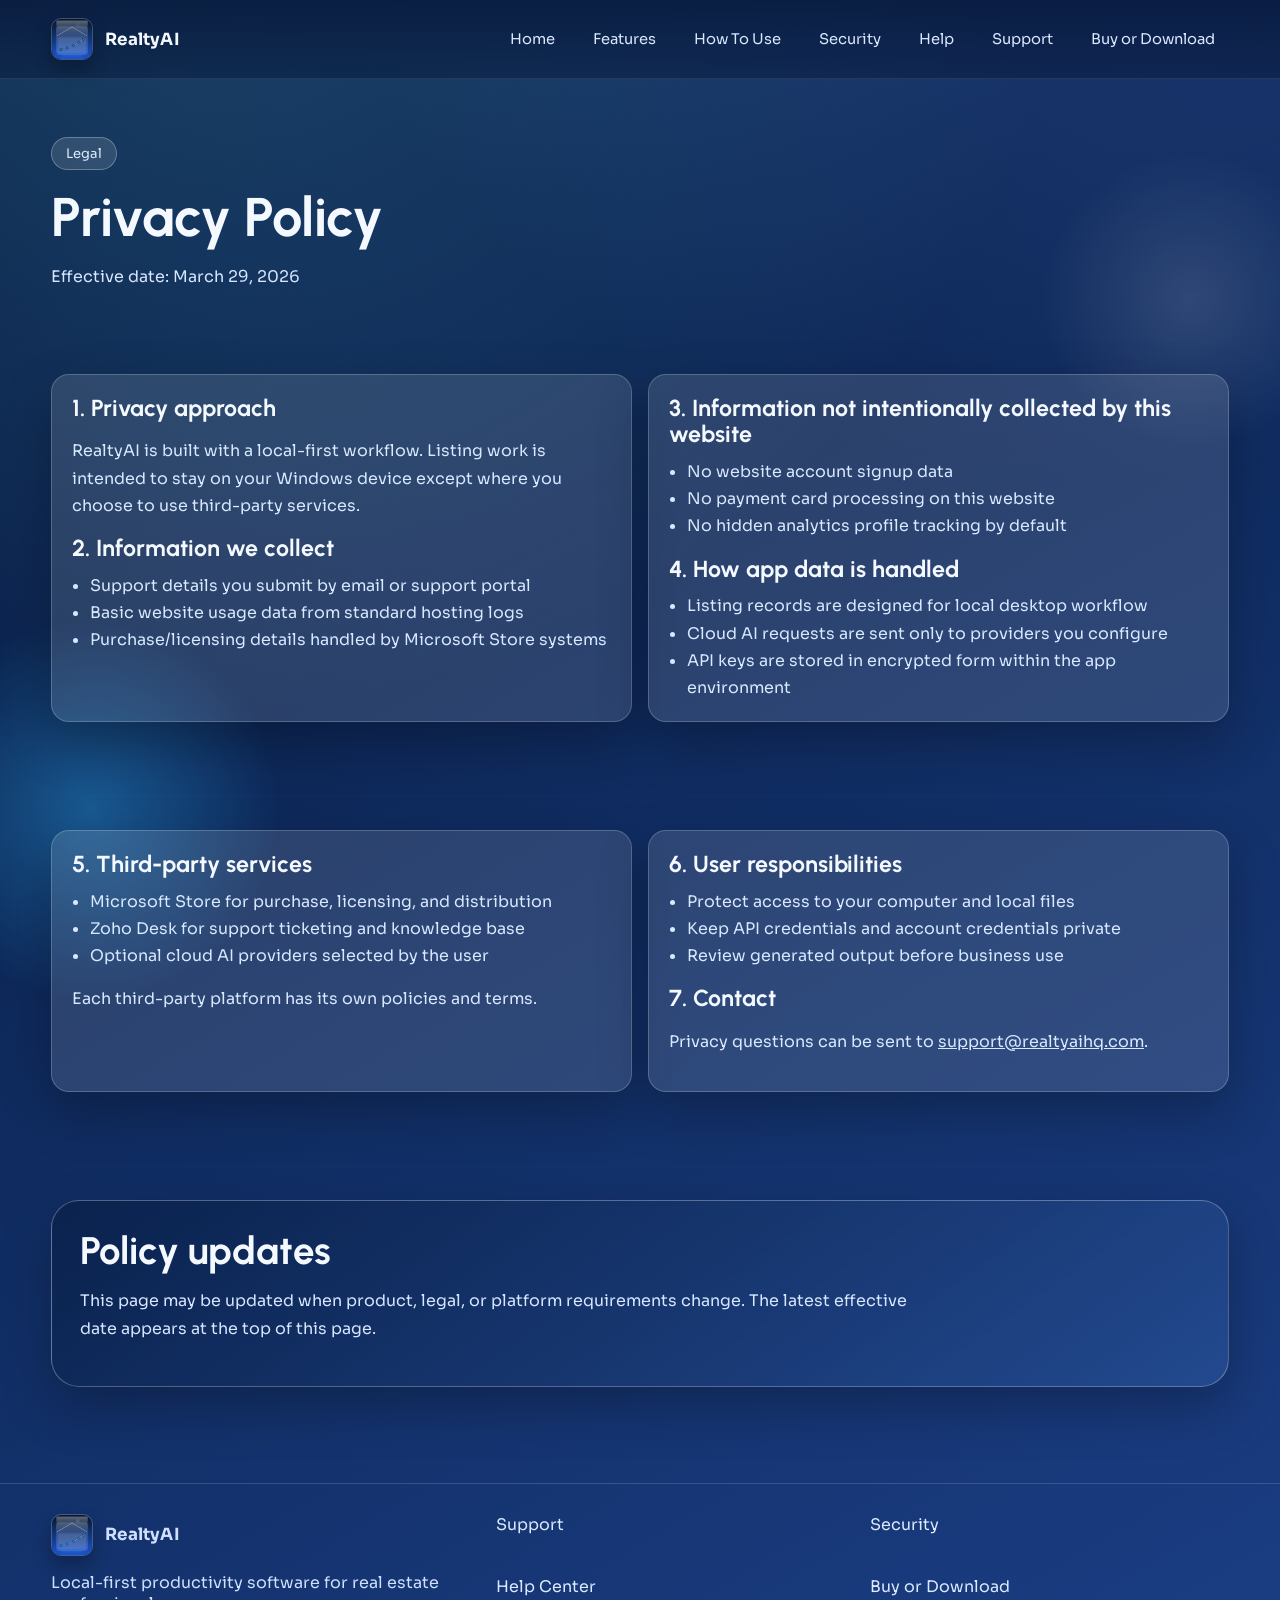
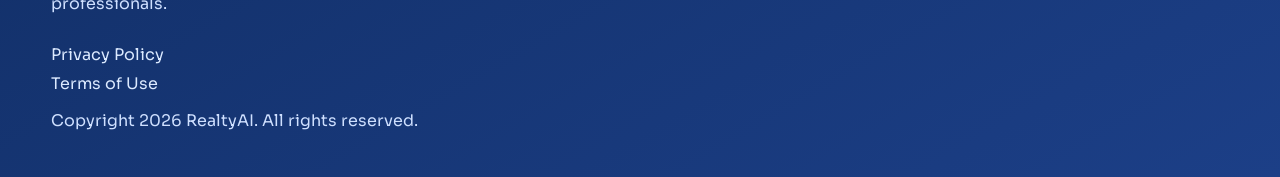
<file: privacy.html>
<!doctype html>
<html lang="en">
<head>
  <meta charset="utf-8">
  <meta name="viewport" content="width=device-width, initial-scale=1">
  <title>Privacy Policy | RealtyAI</title>
  <meta name="description" content="RealtyAI Privacy Policy: data handling, local-first design, support contact data, cloud provider usage, and user rights.">
  <link rel="icon" href="assets/images/realtyai-icon-512.png">
  <link rel="preconnect" href="https://fonts.googleapis.com">
  <link rel="preconnect" href="https://fonts.gstatic.com" crossorigin>
  <link href="https://fonts.googleapis.com/css2?family=Sora:wght@400;500;600;700;800&family=Urbanist:wght@600;700;800;900&display=swap" rel="stylesheet">
  <link rel="stylesheet" href="assets/css/styles.css">
  <script defer src="assets/js/config.js"></script>
  <script defer src="assets/js/site.js"></script>
</head>
<body>
  <header class="site-header">
    <div class="container header-wrap">
      <a class="brand" href="index.html">
        <img class="brand-mark" src="assets/images/realtyai-icon-512.png" alt="RealtyAI icon">
        <span class="brand-text">RealtyAI</span>
      </a>
      <button class="menu-toggle" type="button" aria-label="Open menu" aria-expanded="false">☰</button>
      <nav class="nav" aria-label="Main navigation">
        <a href="index.html">Home</a>
        <a href="features.html">Features</a>
        <a href="how-to-use.html">How To Use</a>
        <a href="security-privacy.html">Security</a>
        <a href="help.html">Help</a>
        <a href="support.html">Support</a>
        <a href="buy-download.html">Buy or Download</a>
      </nav>
    </div>
  </header>

  <main>
    <section class="page-hero">
      <div class="container">
        <span class="badge">Legal</span>
        <h1>Privacy Policy</h1>
        <p class="lead">Effective date: March 29, 2026</p>
      </div>
    </section>

    <section class="section">
      <div class="container grid two">
        <article class="card fade-up">
          <h3>1. Privacy approach</h3>
          <p>RealtyAI is built with a local-first workflow. Listing work is intended to stay on your Windows device except where you choose to use third-party services.</p>
          <h3 style="margin-top: 16px;">2. Information we collect</h3>
          <ul>
            <li>Support details you submit by email or support portal</li>
            <li>Basic website usage data from standard hosting logs</li>
            <li>Purchase/licensing details handled by Microsoft Store systems</li>
          </ul>
        </article>
        <article class="card fade-up">
          <h3>3. Information not intentionally collected by this website</h3>
          <ul>
            <li>No website account signup data</li>
            <li>No payment card processing on this website</li>
            <li>No hidden analytics profile tracking by default</li>
          </ul>
          <h3 style="margin-top: 16px;">4. How app data is handled</h3>
          <ul>
            <li>Listing records are designed for local desktop workflow</li>
            <li>Cloud AI requests are sent only to providers you configure</li>
            <li>API keys are stored in encrypted form within the app environment</li>
          </ul>
        </article>
      </div>
    </section>

    <section class="section">
      <div class="container grid two">
        <article class="card fade-up">
          <h3>5. Third-party services</h3>
          <ul>
            <li>Microsoft Store for purchase, licensing, and distribution</li>
            <li>Zoho Desk for support ticketing and knowledge base</li>
            <li>Optional cloud AI providers selected by the user</li>
          </ul>
          <p>Each third-party platform has its own policies and terms.</p>
        </article>
        <article class="card fade-up">
          <h3>6. User responsibilities</h3>
          <ul>
            <li>Protect access to your computer and local files</li>
            <li>Keep API credentials and account credentials private</li>
            <li>Review generated output before business use</li>
          </ul>
          <h3 style="margin-top: 16px;">7. Contact</h3>
          <p>Privacy questions can be sent to <a data-config="support-email" href="mailto:support@realtyaihq.com">support@realtyaihq.com</a>.</p>
        </article>
      </div>
    </section>

    <section class="section">
      <div class="container cta-band fade-up">
        <h2>Policy updates</h2>
        <p class="lead">This page may be updated when product, legal, or platform requirements change. The latest effective date appears at the top of this page.</p>
      </div>
    </section>
  </main>

  <footer class="site-footer">
    <div class="container footer-grid">
      <div>
        <div class="brand">
          <img class="brand-mark" src="assets/images/realtyai-icon-512.png" alt="RealtyAI icon">
          <span class="brand-text">RealtyAI</span>
        </div>
        <p>Local-first productivity software for real estate professionals.</p>
      </div>
      <div class="footer-links">
        <a href="support.html">Support</a>
        <a href="help.html">Help Center</a>
      </div>
      <div class="footer-links">
        <a href="security-privacy.html">Security</a>
        <a href="buy-download.html">Buy or Download</a>
      </div>
    </div>
    <div class="container">
      <p>Copyright <span id="year"></span> RealtyAI. All rights reserved.</p>
    </div>
  </footer>
</body>
</html>
</file>
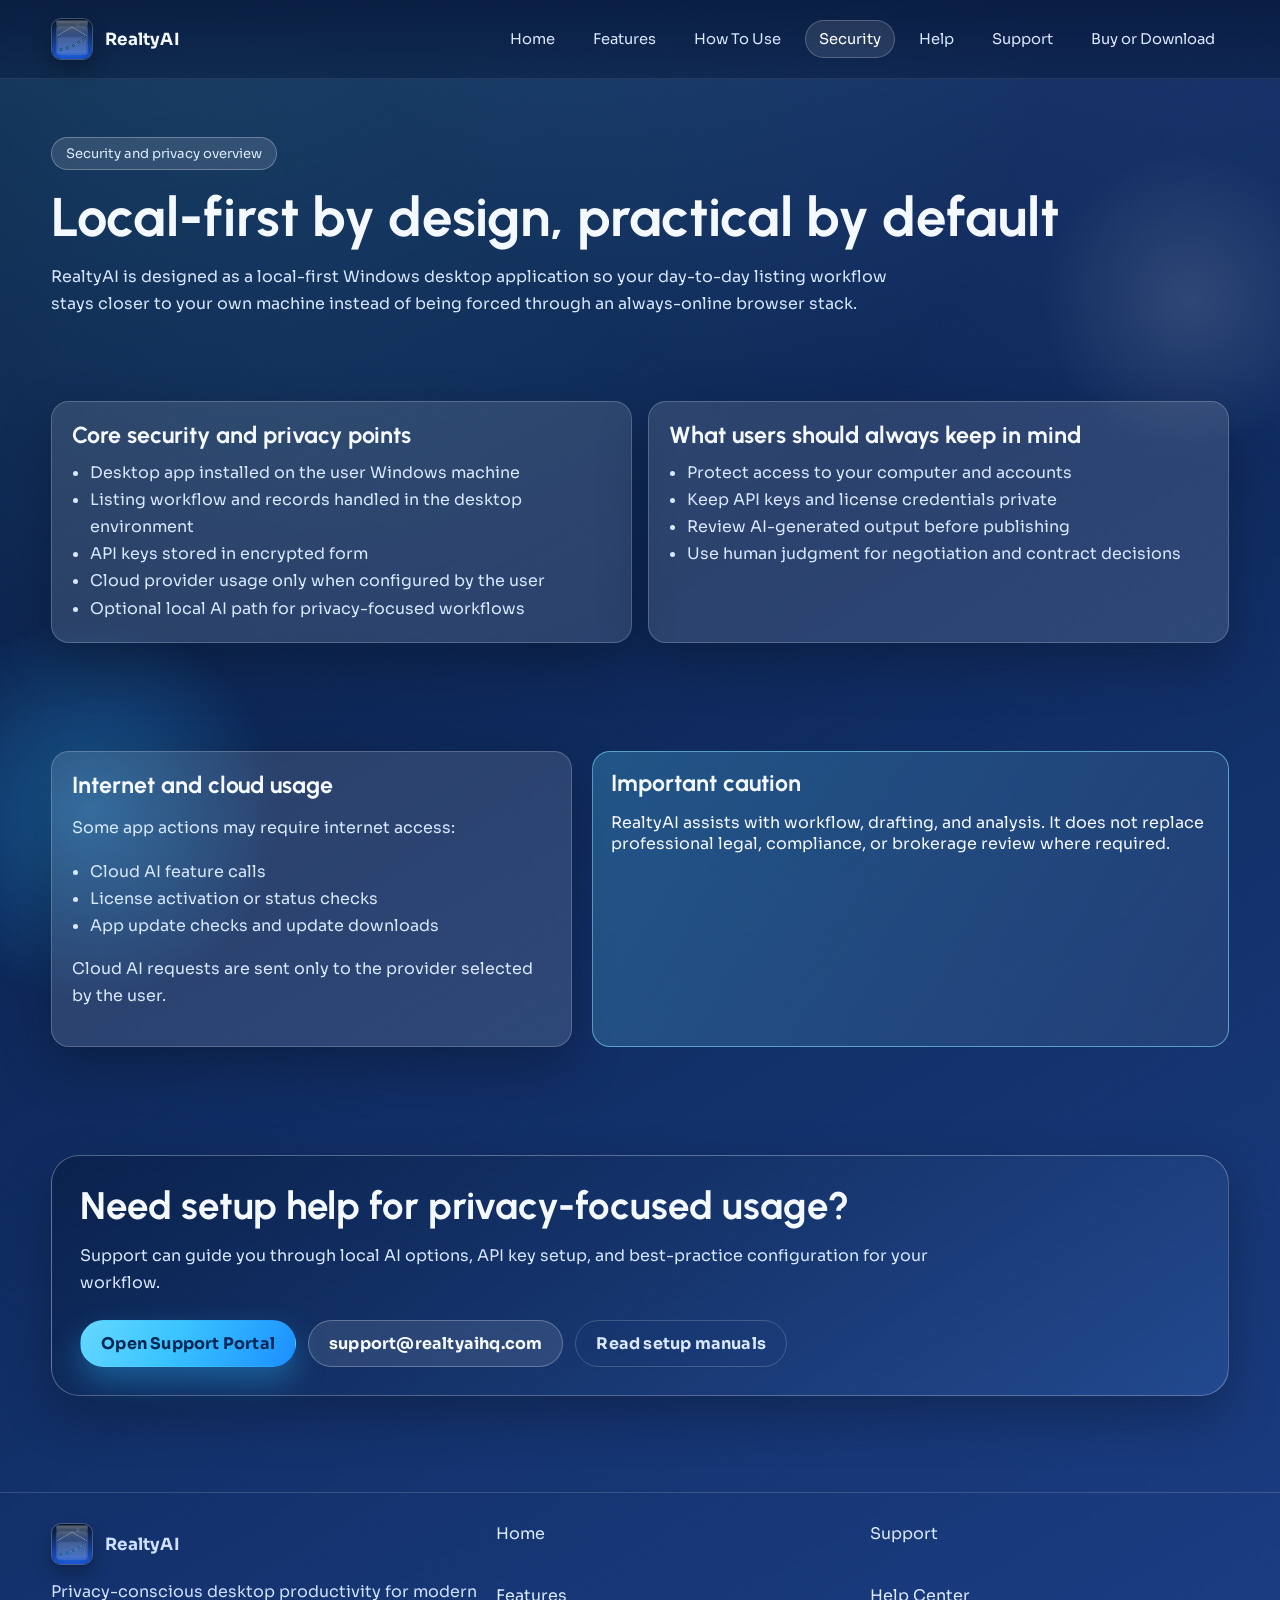
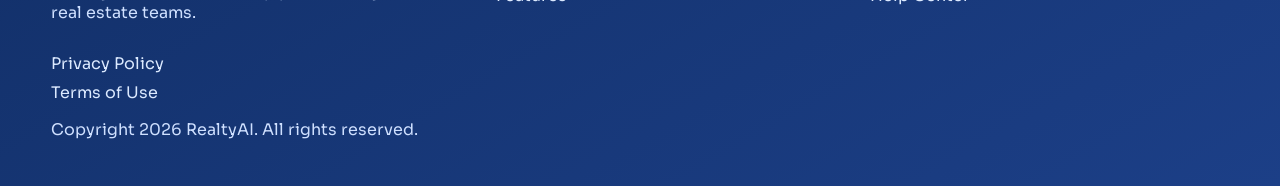
<file: security-privacy.html>
<!doctype html>
<html lang="en">
<head>
  <meta charset="utf-8">
  <meta name="viewport" content="width=device-width, initial-scale=1">
  <title>RealtyAI Security and Privacy | Local-First Design</title>
  <meta name="description" content="Learn how RealtyAI handles privacy and security with a local-first desktop design, encrypted API keys, and user-controlled provider configuration.">
  <link rel="icon" href="assets/images/realtyai-icon-512.png">
  <link rel="preconnect" href="https://fonts.googleapis.com">
  <link rel="preconnect" href="https://fonts.gstatic.com" crossorigin>
  <link href="https://fonts.googleapis.com/css2?family=Sora:wght@400;500;600;700;800&family=Urbanist:wght@600;700;800;900&display=swap" rel="stylesheet">
  <link rel="stylesheet" href="assets/css/styles.css">
  <script defer src="assets/js/config.js"></script>
  <script defer src="assets/js/site.js"></script>
</head>
<body>
  <header class="site-header">
    <div class="container header-wrap">
      <a class="brand" href="index.html">
        <img class="brand-mark" src="assets/images/realtyai-icon-512.png" alt="RealtyAI icon">
        <span class="brand-text">RealtyAI</span>
      </a>
      <button class="menu-toggle" type="button" aria-label="Open menu" aria-expanded="false">☰</button>
      <nav class="nav" aria-label="Main navigation">
        <a href="index.html">Home</a>
        <a href="features.html">Features</a>
        <a href="how-to-use.html">How To Use</a>
        <a href="security-privacy.html">Security</a>
        <a href="help.html">Help</a>
        <a href="support.html">Support</a>
        <a href="buy-download.html">Buy or Download</a>
      </nav>
    </div>
  </header>

  <main>
    <section class="page-hero">
      <div class="container">
        <span class="badge">Security and privacy overview</span>
        <h1>Local-first by design, practical by default</h1>
        <p class="lead">RealtyAI is designed as a local-first Windows desktop application so your day-to-day listing workflow stays closer to your own machine instead of being forced through an always-online browser stack.</p>
      </div>
    </section>

    <section class="section">
      <div class="container grid two">
        <article class="card fade-up">
          <h3>Core security and privacy points</h3>
          <ul>
            <li>Desktop app installed on the user Windows machine</li>
            <li>Listing workflow and records handled in the desktop environment</li>
            <li>API keys stored in encrypted form</li>
            <li>Cloud provider usage only when configured by the user</li>
            <li>Optional local AI path for privacy-focused workflows</li>
          </ul>
        </article>
        <article class="card fade-up">
          <h3>What users should always keep in mind</h3>
          <ul>
            <li>Protect access to your computer and accounts</li>
            <li>Keep API keys and license credentials private</li>
            <li>Review AI-generated output before publishing</li>
            <li>Use human judgment for negotiation and contract decisions</li>
          </ul>
        </article>
      </div>
    </section>

    <section class="section">
      <div class="container split">
        <article class="card fade-up">
          <h3>Internet and cloud usage</h3>
          <p>Some app actions may require internet access:</p>
          <ul>
            <li>Cloud AI feature calls</li>
            <li>License activation or status checks</li>
            <li>App update checks and update downloads</li>
          </ul>
          <p>Cloud AI requests are sent only to the provider selected by the user.</p>
        </article>
        <article class="highlight fade-up">
          <h3>Important caution</h3>
          <p>RealtyAI assists with workflow, drafting, and analysis. It does not replace professional legal, compliance, or brokerage review where required.</p>
        </article>
      </div>
    </section>

    <section class="section">
      <div class="container cta-band fade-up">
        <h2>Need setup help for privacy-focused usage?</h2>
        <p class="lead">Support can guide you through local AI options, API key setup, and best-practice configuration for your workflow.</p>
        <div class="hero-actions">
          <a class="button primary" data-config="support-portal" href="support.html">Open Support Portal</a>
          <a class="button secondary" data-config="support-email" href="mailto:support@realtyaihq.com">support@realtyaihq.com</a>
          <a class="button ghost" href="help.html">Read setup manuals</a>
        </div>
      </div>
    </section>
  </main>

  <footer class="site-footer">
    <div class="container footer-grid">
      <div>
        <div class="brand">
          <img class="brand-mark" src="assets/images/realtyai-icon-512.png" alt="RealtyAI icon">
          <span class="brand-text">RealtyAI</span>
        </div>
        <p>Privacy-conscious desktop productivity for modern real estate teams.</p>
      </div>
      <div class="footer-links">
        <a href="index.html">Home</a>
        <a href="features.html">Features</a>
      </div>
      <div class="footer-links">
        <a href="support.html">Support</a>
        <a href="help.html">Help Center</a>
      </div>
    </div>
    <div class="container">
      <p>Copyright <span id="year"></span> RealtyAI. All rights reserved.</p>
    </div>
  </footer>
</body>
</html>
</file>
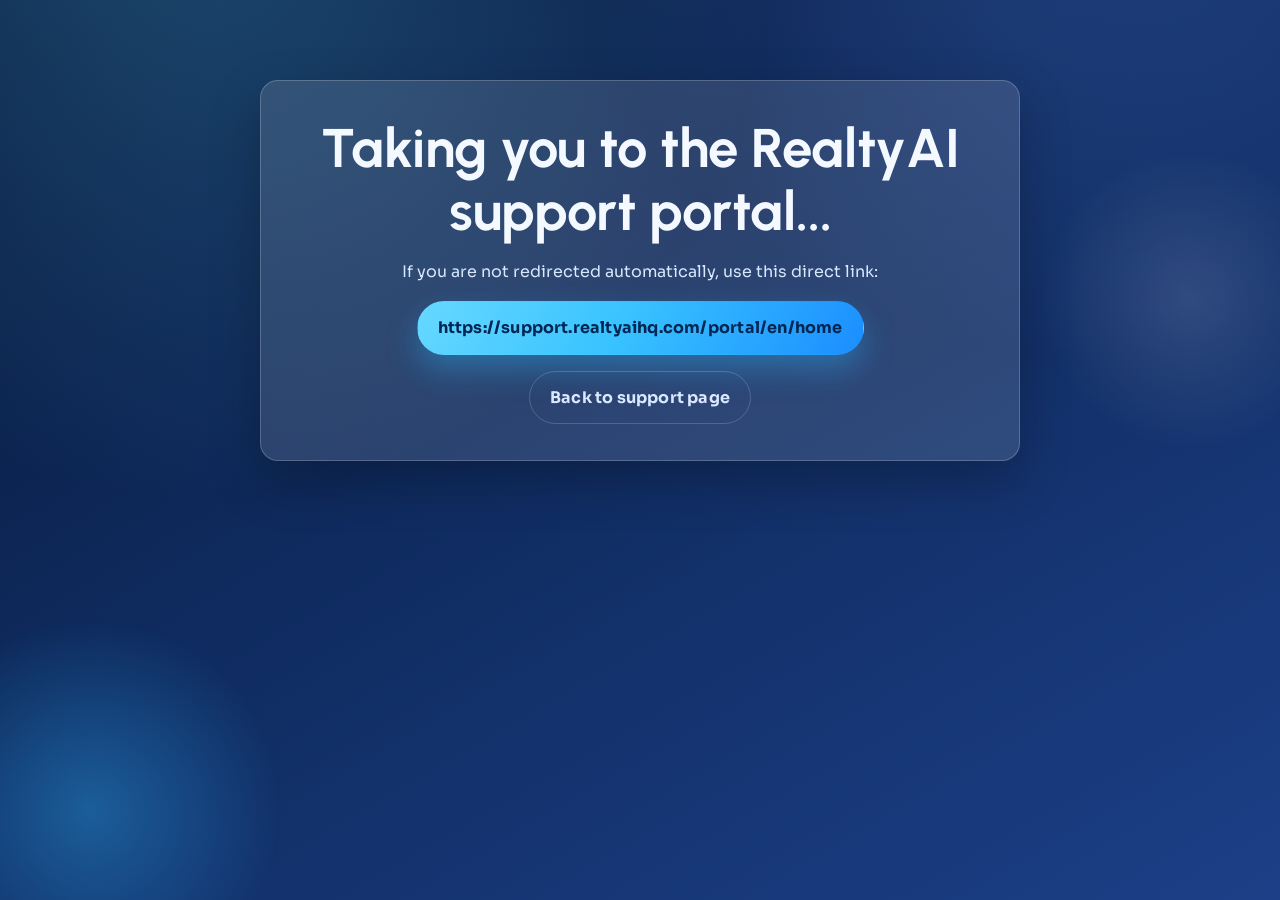
<file: support-portal.html>
<!doctype html>
<html lang="en">
<head>
  <meta charset="utf-8">
  <meta name="viewport" content="width=device-width, initial-scale=1">
  <title>Redirecting to RealtyAI Support Portal</title>
  <meta name="description" content="Redirecting to RealtyAI support portal.">
  <meta http-equiv="refresh" content="6;url=https://support.realtyaihq.com/portal/en/home">
  <link rel="icon" href="assets/images/realtyai-icon-512.png">
  <link rel="preconnect" href="https://fonts.googleapis.com">
  <link rel="preconnect" href="https://fonts.gstatic.com" crossorigin>
  <link href="https://fonts.googleapis.com/css2?family=Sora:wght@400;500;600;700;800&family=Urbanist:wght@600;700;800;900&display=swap" rel="stylesheet">
  <link rel="stylesheet" href="assets/css/styles.css">
  <script src="assets/js/config.js"></script>
  <script>
    (function () {
      const cfg = window.REALTYAI_CONFIG || {};
      const target = cfg.supportPortalUrl || "https://support.realtyaihq.com/portal/en/home";
      window.addEventListener("DOMContentLoaded", function () {
        const link = document.getElementById("target");
        if (link) {
          link.href = target;
          link.textContent = target;
        }
        setTimeout(function () {
          window.location.href = target;
        }, 1200);
      });
    })();
  </script>
</head>
<body>
  <main class="section">
    <div class="container redirect-box card">
      <h1>Taking you to the RealtyAI support portal...</h1>
      <p>If you are not redirected automatically, use this direct link:</p>
      <p><a class="button primary" id="target" href="https://support.realtyaihq.com/portal/en/home">https://support.realtyaihq.com/portal/en/home</a></p>
      <p><a class="button ghost" href="support.html">Back to support page</a></p>
    </div>
  </main>
</body>
</html>
</file>
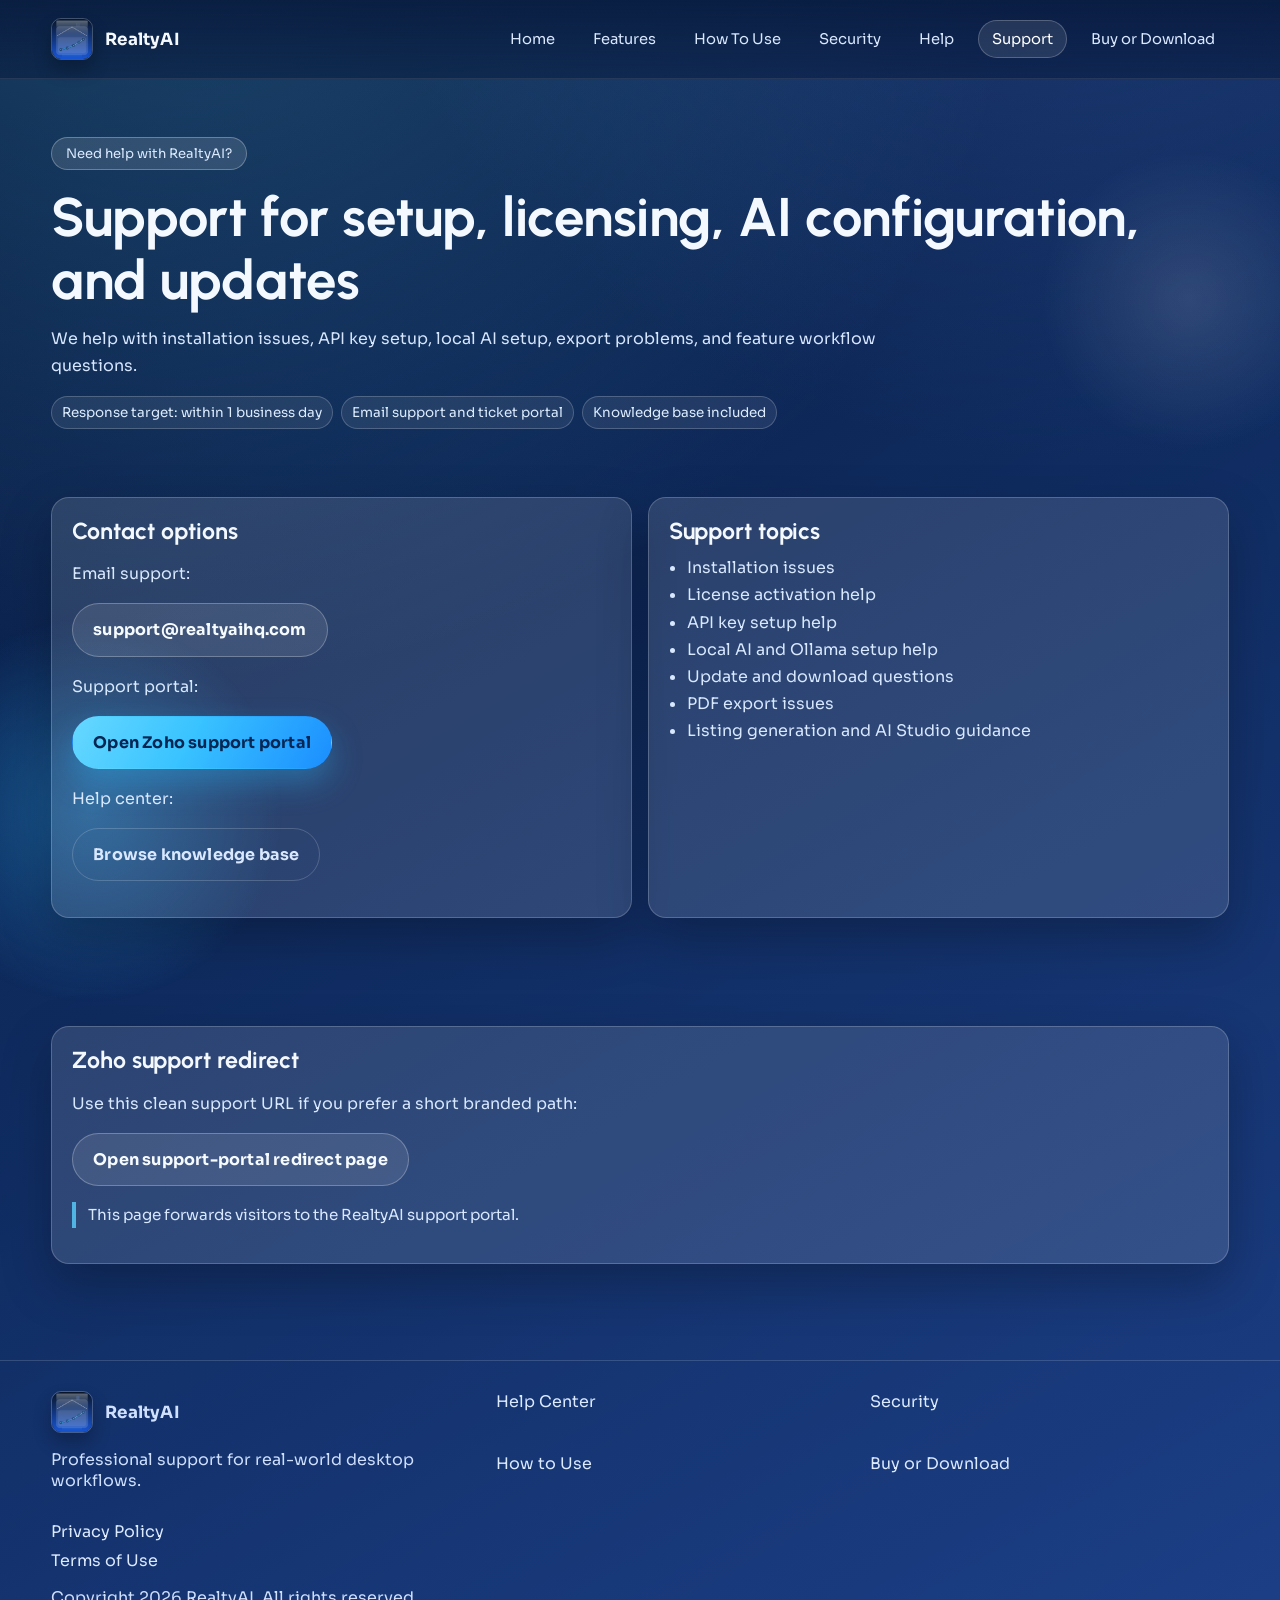
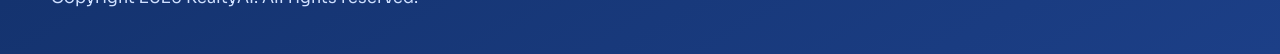
<file: support.html>
<!doctype html>
<html lang="en">
<head>
  <meta charset="utf-8">
  <meta name="viewport" content="width=device-width, initial-scale=1">
  <title>RealtyAI Support | Installation, Licensing, and Setup Help</title>
  <meta name="description" content="Need help with RealtyAI? Contact support for installation, setup, license activation, updates, and workflow guidance.">
  <link rel="icon" href="assets/images/realtyai-icon-512.png">
  <link rel="preconnect" href="https://fonts.googleapis.com">
  <link rel="preconnect" href="https://fonts.gstatic.com" crossorigin>
  <link href="https://fonts.googleapis.com/css2?family=Sora:wght@400;500;600;700;800&family=Urbanist:wght@600;700;800;900&display=swap" rel="stylesheet">
  <link rel="stylesheet" href="assets/css/styles.css">
  <script defer src="assets/js/config.js"></script>
  <script defer src="assets/js/site.js"></script>
</head>
<body>
  <header class="site-header">
    <div class="container header-wrap">
      <a class="brand" href="index.html">
        <img class="brand-mark" src="assets/images/realtyai-icon-512.png" alt="RealtyAI icon">
        <span class="brand-text">RealtyAI</span>
      </a>
      <button class="menu-toggle" type="button" aria-label="Open menu" aria-expanded="false">☰</button>
      <nav class="nav" aria-label="Main navigation">
        <a href="index.html">Home</a>
        <a href="features.html">Features</a>
        <a href="how-to-use.html">How To Use</a>
        <a href="security-privacy.html">Security</a>
        <a href="help.html">Help</a>
        <a href="support.html">Support</a>
        <a href="buy-download.html">Buy or Download</a>
      </nav>
    </div>
  </header>

  <main>
    <section class="page-hero">
      <div class="container">
        <span class="badge">Need help with RealtyAI?</span>
        <h1>Support for setup, licensing, AI configuration, and updates</h1>
        <p class="lead">We help with installation issues, API key setup, local AI setup, export problems, and feature workflow questions.</p>
        <ul class="tag-list">
          <li>Response target: within 1 business day</li>
          <li>Email support and ticket portal</li>
          <li>Knowledge base included</li>
        </ul>
      </div>
    </section>

    <section class="section">
      <div class="container grid two">
        <article class="card fade-up">
          <h3>Contact options</h3>
          <p>Email support:</p>
          <p><a class="button secondary" data-config="support-email" href="mailto:support@realtyaihq.com">support@realtyaihq.com</a></p>
          <p>Support portal:</p>
          <p><a class="button primary" href="https://realtyai.zohodesk.in/portal/">Open Zoho support portal</a></p>
          <p>Help center:</p>
          <p><a class="button ghost" href="https://realtyai.zohodesk.in/portal/">Browse knowledge base</a></p>
        </article>
        <article class="card fade-up">
          <h3>Support topics</h3>
          <ul>
            <li>Installation issues</li>
            <li>License activation help</li>
            <li>API key setup help</li>
            <li>Local AI and Ollama setup help</li>
            <li>Update and download questions</li>
            <li>PDF export issues</li>
            <li>Listing generation and AI Studio guidance</li>
          </ul>
        </article>
      </div>
    </section>

    <section class="section">
      <div class="container card fade-up">
        <h3>Zoho support redirect</h3>
        <p>Use this clean support URL if you prefer a short branded path:</p>
        <p><a class="button secondary" href="support-portal.html">Open support-portal redirect page</a></p>
        <p class="notice">This page forwards visitors to the RealtyAI support portal.</p>
      </div>
    </section>
  </main>

  <footer class="site-footer">
    <div class="container footer-grid">
      <div>
        <div class="brand">
          <img class="brand-mark" src="assets/images/realtyai-icon-512.png" alt="RealtyAI icon">
          <span class="brand-text">RealtyAI</span>
        </div>
        <p>Professional support for real-world desktop workflows.</p>
      </div>
      <div class="footer-links">
        <a href="help.html">Help Center</a>
        <a href="how-to-use.html">How to Use</a>
      </div>
      <div class="footer-links">
        <a href="security-privacy.html">Security</a>
        <a href="buy-download.html">Buy or Download</a>
      </div>
    </div>
    <div class="container">
      <p>Copyright <span id="year"></span> RealtyAI. All rights reserved.</p>
    </div>
  </footer>
</body>
</html>
</file>
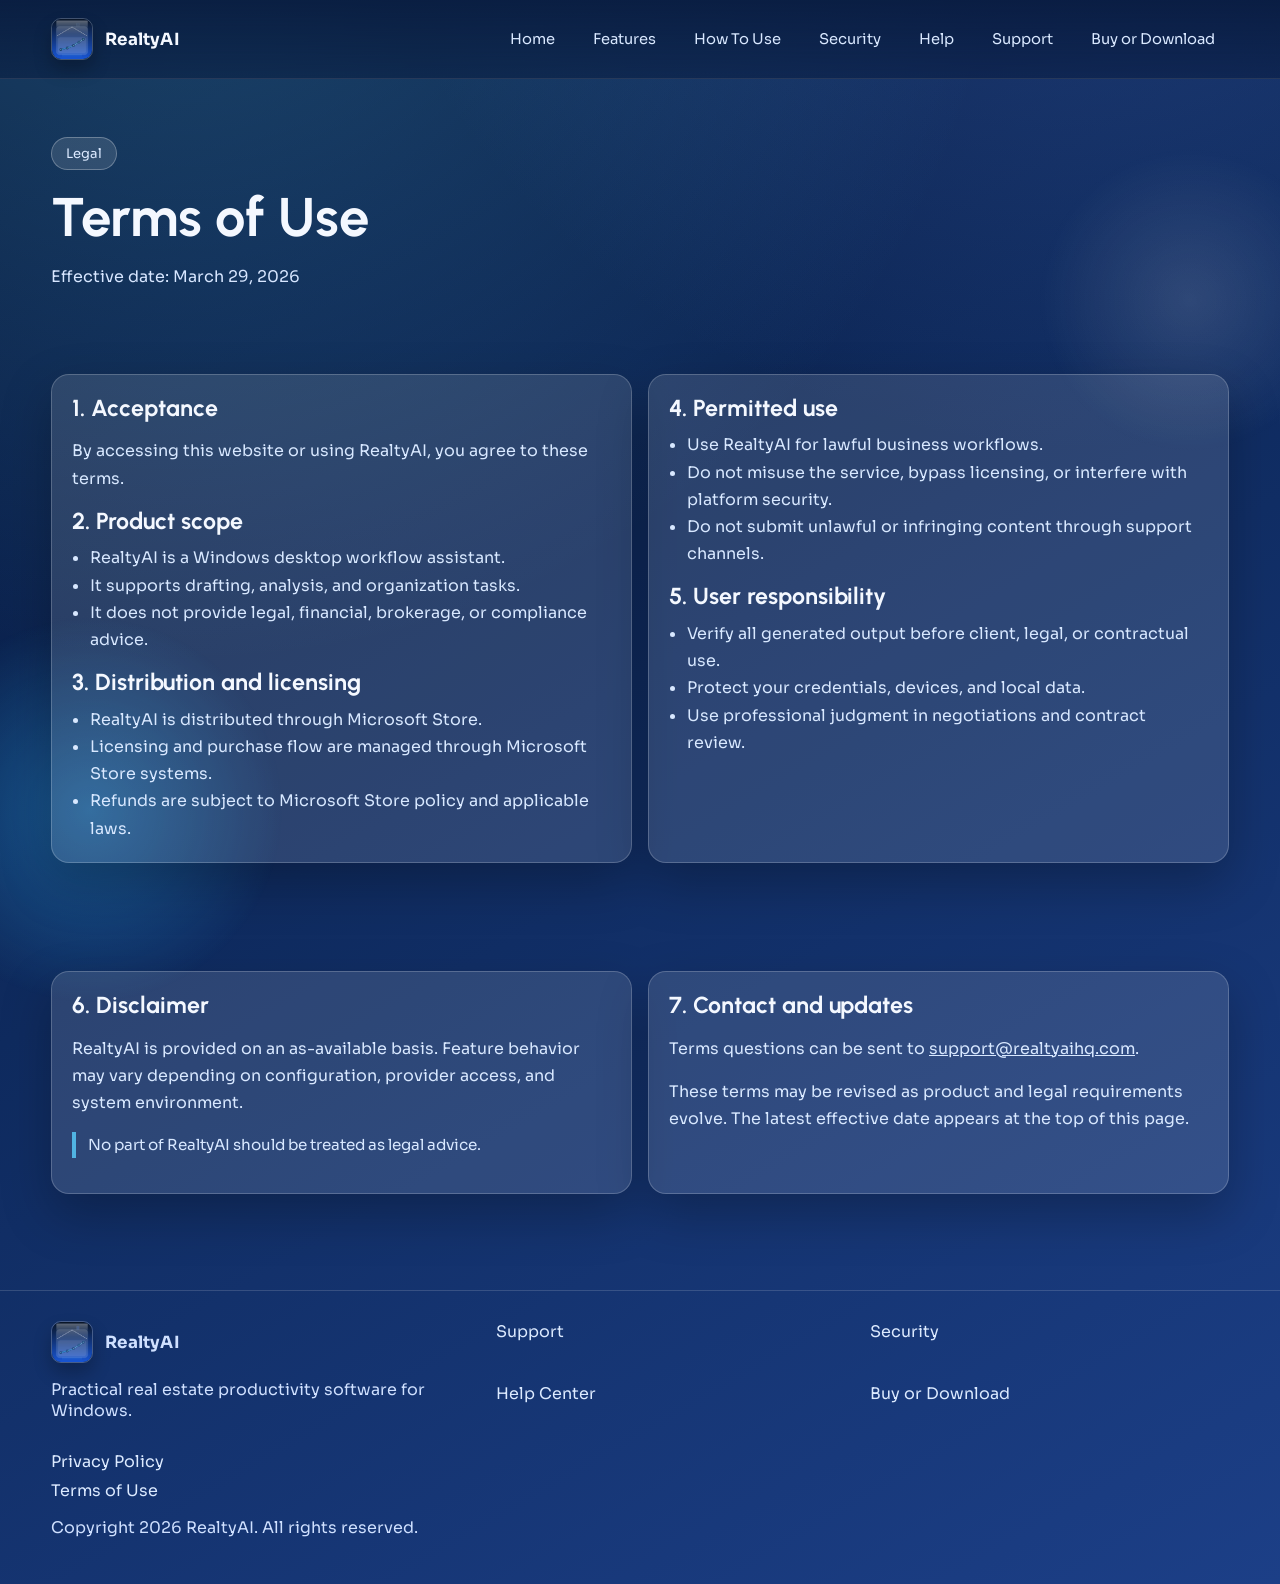
<file: terms.html>
<!doctype html>
<html lang="en">
<head>
  <meta charset="utf-8">
  <meta name="viewport" content="width=device-width, initial-scale=1">
  <title>Terms of Use | RealtyAI</title>
  <meta name="description" content="RealtyAI Terms of Use: permitted use, licensing, support scope, disclaimers, and limitation guidance.">
  <link rel="icon" href="assets/images/realtyai-icon-512.png">
  <link rel="preconnect" href="https://fonts.googleapis.com">
  <link rel="preconnect" href="https://fonts.gstatic.com" crossorigin>
  <link href="https://fonts.googleapis.com/css2?family=Sora:wght@400;500;600;700;800&family=Urbanist:wght@600;700;800;900&display=swap" rel="stylesheet">
  <link rel="stylesheet" href="assets/css/styles.css">
  <script defer src="assets/js/config.js"></script>
  <script defer src="assets/js/site.js"></script>
</head>
<body>
  <header class="site-header">
    <div class="container header-wrap">
      <a class="brand" href="index.html">
        <img class="brand-mark" src="assets/images/realtyai-icon-512.png" alt="RealtyAI icon">
        <span class="brand-text">RealtyAI</span>
      </a>
      <button class="menu-toggle" type="button" aria-label="Open menu" aria-expanded="false">☰</button>
      <nav class="nav" aria-label="Main navigation">
        <a href="index.html">Home</a>
        <a href="features.html">Features</a>
        <a href="how-to-use.html">How To Use</a>
        <a href="security-privacy.html">Security</a>
        <a href="help.html">Help</a>
        <a href="support.html">Support</a>
        <a href="buy-download.html">Buy or Download</a>
      </nav>
    </div>
  </header>

  <main>
    <section class="page-hero">
      <div class="container">
        <span class="badge">Legal</span>
        <h1>Terms of Use</h1>
        <p class="lead">Effective date: March 29, 2026</p>
      </div>
    </section>

    <section class="section">
      <div class="container grid two">
        <article class="card fade-up">
          <h3>1. Acceptance</h3>
          <p>By accessing this website or using RealtyAI, you agree to these terms.</p>
          <h3 style="margin-top: 16px;">2. Product scope</h3>
          <ul>
            <li>RealtyAI is a Windows desktop workflow assistant.</li>
            <li>It supports drafting, analysis, and organization tasks.</li>
            <li>It does not provide legal, financial, brokerage, or compliance advice.</li>
          </ul>
          <h3 style="margin-top: 16px;">3. Distribution and licensing</h3>
          <ul>
            <li>RealtyAI is distributed through Microsoft Store.</li>
            <li>Licensing and purchase flow are managed through Microsoft Store systems.</li>
            <li>Refunds are subject to Microsoft Store policy and applicable laws.</li>
          </ul>
        </article>
        <article class="card fade-up">
          <h3>4. Permitted use</h3>
          <ul>
            <li>Use RealtyAI for lawful business workflows.</li>
            <li>Do not misuse the service, bypass licensing, or interfere with platform security.</li>
            <li>Do not submit unlawful or infringing content through support channels.</li>
          </ul>
          <h3 style="margin-top: 16px;">5. User responsibility</h3>
          <ul>
            <li>Verify all generated output before client, legal, or contractual use.</li>
            <li>Protect your credentials, devices, and local data.</li>
            <li>Use professional judgment in negotiations and contract review.</li>
          </ul>
        </article>
      </div>
    </section>

    <section class="section">
      <div class="container grid two">
        <article class="card fade-up">
          <h3>6. Disclaimer</h3>
          <p>RealtyAI is provided on an as-available basis. Feature behavior may vary depending on configuration, provider access, and system environment.</p>
          <p class="notice">No part of RealtyAI should be treated as legal advice.</p>
        </article>
        <article class="card fade-up">
          <h3>7. Contact and updates</h3>
          <p>Terms questions can be sent to <a data-config="support-email" href="mailto:support@realtyaihq.com">support@realtyaihq.com</a>.</p>
          <p>These terms may be revised as product and legal requirements evolve. The latest effective date appears at the top of this page.</p>
        </article>
      </div>
    </section>
  </main>

  <footer class="site-footer">
    <div class="container footer-grid">
      <div>
        <div class="brand">
          <img class="brand-mark" src="assets/images/realtyai-icon-512.png" alt="RealtyAI icon">
          <span class="brand-text">RealtyAI</span>
        </div>
        <p>Practical real estate productivity software for Windows.</p>
      </div>
      <div class="footer-links">
        <a href="support.html">Support</a>
        <a href="help.html">Help Center</a>
      </div>
      <div class="footer-links">
        <a href="security-privacy.html">Security</a>
        <a href="buy-download.html">Buy or Download</a>
      </div>
    </div>
    <div class="container">
      <p>Copyright <span id="year"></span> RealtyAI. All rights reserved.</p>
    </div>
  </footer>
</body>
</html>
</file>
<file: assets/css/styles.css>
:root {
  --ink-900: #081a3d;
  --ink-800: #0f2b5f;
  --ink-700: #1c3f87;
  --ink-500: #3e67ba;
  --ice-100: #eaf2ff;
  --ice-200: #c9dcff;
  --aqua-400: #5ad0ff;
  --aqua-500: #2fb8ff;
  --glass: rgba(255, 255, 255, 0.12);
  --glass-strong: rgba(255, 255, 255, 0.18);
  --stroke: rgba(255, 255, 255, 0.2);
  --shadow: 0 20px 50px rgba(0, 0, 0, 0.25);
  --radius-xl: 28px;
  --radius-lg: 18px;
  --radius-sm: 12px;
}

* {
  box-sizing: border-box;
}

html {
  scroll-behavior: smooth;
}

body {
  margin: 0;
  color: #f4f8ff;
  font-family: "Sora", "Segoe UI", sans-serif;
  background:
    radial-gradient(circle at 15% -10%, rgba(90, 208, 255, 0.25), transparent 40%),
    radial-gradient(circle at 85% -20%, rgba(62, 103, 186, 0.45), transparent 35%),
    linear-gradient(150deg, var(--ink-900) 5%, var(--ink-800) 45%, var(--ink-700) 100%);
  min-height: 100vh;
}

body::before,
body::after {
  content: "";
  position: fixed;
  inset: auto;
  z-index: -1;
  pointer-events: none;
}

body::before {
  width: 420px;
  height: 420px;
  border-radius: 50%;
  left: -120px;
  bottom: -120px;
  background: radial-gradient(circle, rgba(47, 184, 255, 0.35), transparent 65%);
}

body::after {
  width: 360px;
  height: 360px;
  border-radius: 50%;
  right: -90px;
  top: 120px;
  background: radial-gradient(circle, rgba(255, 255, 255, 0.12), transparent 60%);
}

img {
  max-width: 100%;
  display: block;
}

a {
  color: inherit;
}

.container {
  width: min(1180px, 92vw);
  margin: 0 auto;
}

.site-header {
  position: sticky;
  top: 0;
  z-index: 50;
  backdrop-filter: blur(18px);
  background: linear-gradient(to bottom, rgba(8, 26, 61, 0.86), rgba(8, 26, 61, 0.5));
  border-bottom: 1px solid rgba(255, 255, 255, 0.12);
}

.header-wrap {
  min-height: 78px;
  display: flex;
  align-items: center;
  justify-content: space-between;
  gap: 20px;
}

.brand {
  display: flex;
  align-items: center;
  gap: 12px;
  text-decoration: none;
}

.brand-mark {
  width: 42px;
  height: 42px;
  border-radius: 10px;
  border: 1px solid rgba(255, 255, 255, 0.22);
  box-shadow: 0 10px 18px rgba(0, 0, 0, 0.24);
}

.brand-text {
  font-size: 1.05rem;
  font-weight: 700;
  letter-spacing: 0.2px;
}

.menu-toggle {
  display: none;
  border: 1px solid rgba(255, 255, 255, 0.25);
  background: rgba(255, 255, 255, 0.1);
  color: #fff;
  border-radius: 10px;
  width: 42px;
  height: 42px;
  font-size: 1.2rem;
}

.nav {
  display: flex;
  align-items: center;
  gap: 10px;
  flex-wrap: wrap;
}

.nav a {
  text-decoration: none;
  font-size: 0.92rem;
  color: #d9e8ff;
  padding: 9px 13px;
  border-radius: 999px;
  border: 1px solid transparent;
  transition: 0.25s ease;
}

.nav a:hover,
.nav a:focus-visible,
.nav a.active {
  color: #fff;
  border-color: rgba(255, 255, 255, 0.22);
  background: rgba(255, 255, 255, 0.1);
}

.button {
  display: inline-flex;
  align-items: center;
  justify-content: center;
  gap: 8px;
  border-radius: 999px;
  padding: 12px 20px;
  font-weight: 700;
  letter-spacing: 0.2px;
  text-decoration: none;
  border: 1px solid transparent;
  cursor: pointer;
  transition: transform 0.25s ease, box-shadow 0.25s ease, background 0.25s ease;
}

.button:hover {
  transform: translateY(-2px);
}

.button.primary {
  background: linear-gradient(120deg, #66d8ff, #39c3ff 45%, #1b8eff);
  color: #002653;
  box-shadow: 0 14px 30px rgba(43, 186, 255, 0.35);
}

.button.secondary {
  background: rgba(255, 255, 255, 0.1);
  color: #f6fbff;
  border-color: rgba(255, 255, 255, 0.26);
}

.button.ghost {
  background: transparent;
  color: #d9e8ff;
  border-color: rgba(255, 255, 255, 0.18);
}

.hero {
  padding: 72px 0 34px;
}

.hero-grid {
  display: grid;
  gap: 26px;
  grid-template-columns: 1.2fr 0.9fr;
  align-items: center;
}

.badge {
  display: inline-flex;
  align-items: center;
  gap: 8px;
  background: rgba(255, 255, 255, 0.12);
  border: 1px solid rgba(255, 255, 255, 0.28);
  border-radius: 999px;
  padding: 7px 14px;
  font-size: 0.82rem;
  color: #dceaff;
}

h1,
h2,
h3 {
  margin: 0;
  line-height: 1.15;
  font-family: "Urbanist", "Trebuchet MS", sans-serif;
}

h1 {
  margin-top: 16px;
  font-size: clamp(2rem, 5vw, 3.4rem);
}

h2 {
  font-size: clamp(1.6rem, 3.4vw, 2.4rem);
}

h3 {
  font-size: clamp(1.1rem, 2.2vw, 1.45rem);
}

.lead {
  margin-top: 14px;
  color: #d7e6ff;
  line-height: 1.7;
  max-width: 72ch;
}

.hero-actions {
  margin-top: 24px;
  display: flex;
  flex-wrap: wrap;
  gap: 12px;
}

.hero-panel {
  background: linear-gradient(165deg, rgba(255, 255, 255, 0.2), rgba(255, 255, 255, 0.08));
  border: 1px solid rgba(255, 255, 255, 0.22);
  border-radius: var(--radius-xl);
  padding: 22px;
  box-shadow: var(--shadow);
}

.hero-panel .app-art {
  border-radius: 22px;
  border: 1px solid rgba(255, 255, 255, 0.24);
  background: rgba(0, 0, 0, 0.08);
  padding: 14px;
}

.hero-list {
  margin: 16px 0 0;
  padding: 0;
  list-style: none;
  display: grid;
  gap: 8px;
  color: #d4e6ff;
}

.hero-list li {
  display: flex;
  align-items: center;
  gap: 10px;
}

.hero-list li::before {
  content: "";
  width: 9px;
  height: 9px;
  border-radius: 50%;
  background: linear-gradient(#87e5ff, #2fb8ff);
  box-shadow: 0 0 0 4px rgba(47, 184, 255, 0.18);
}

.section {
  padding: 54px 0;
}

.section-head {
  display: flex;
  flex-wrap: wrap;
  align-items: end;
  justify-content: space-between;
  gap: 14px;
  margin-bottom: 22px;
}

.section-note {
  color: #c9dcff;
  font-size: 0.95rem;
}

.grid {
  display: grid;
  gap: 16px;
}

.grid.three {
  grid-template-columns: repeat(3, minmax(0, 1fr));
}

.grid.two {
  grid-template-columns: repeat(2, minmax(0, 1fr));
}

.card {
  background: var(--glass);
  border: 1px solid var(--stroke);
  border-radius: var(--radius-lg);
  padding: 20px;
  box-shadow: var(--shadow);
}

.card p,
.card li {
  color: #d8e8ff;
  line-height: 1.7;
}

.card ul,
.card ol {
  margin: 10px 0 0;
  padding-left: 18px;
}

.card.kpi {
  background: linear-gradient(150deg, rgba(255, 255, 255, 0.16), rgba(62, 103, 186, 0.3));
}

.kpi-value {
  font-family: "Urbanist", sans-serif;
  font-size: 2rem;
  font-weight: 800;
  letter-spacing: 0.4px;
  color: #94e8ff;
}

.timeline {
  counter-reset: step;
  display: grid;
  gap: 14px;
}

.timeline .step {
  position: relative;
  padding: 20px 18px 20px 64px;
  border-radius: var(--radius-lg);
  border: 1px solid rgba(255, 255, 255, 0.22);
  background: rgba(255, 255, 255, 0.11);
}

.timeline .step::before {
  counter-increment: step;
  content: counter(step);
  position: absolute;
  left: 18px;
  top: 20px;
  width: 32px;
  height: 32px;
  border-radius: 50%;
  display: grid;
  place-items: center;
  font-weight: 800;
  color: #08326f;
  background: linear-gradient(160deg, #8de7ff, #39c3ff);
}

.highlight {
  background: linear-gradient(130deg, rgba(90, 208, 255, 0.26), rgba(255, 255, 255, 0.06));
  border: 1px solid rgba(135, 229, 255, 0.55);
  border-radius: var(--radius-lg);
  padding: 18px;
}

.split {
  display: grid;
  grid-template-columns: 0.9fr 1.1fr;
  gap: 20px;
}

.notice {
  font-size: 0.95rem;
  color: #d5e5ff;
  border-left: 4px solid rgba(90, 208, 255, 0.8);
  padding-left: 12px;
}

.cta-band {
  border-radius: var(--radius-xl);
  padding: 28px;
  border: 1px solid rgba(255, 255, 255, 0.28);
  background: linear-gradient(145deg, rgba(9, 32, 73, 0.82), rgba(41, 82, 154, 0.65));
  box-shadow: var(--shadow);
}

.site-footer {
  margin-top: 42px;
  padding: 30px 0;
  border-top: 1px solid rgba(255, 255, 255, 0.15);
  color: #cfe0ff;
}

.footer-grid {
  display: grid;
  gap: 14px;
  grid-template-columns: 1.2fr 1fr 1fr;
}

.footer-links {
  display: grid;
  gap: 8px;
}

.footer-links a {
  text-decoration: none;
  color: #dceaff;
}

.footer-links a:hover {
  color: #9ce5ff;
}

.fade-up {
  opacity: 0;
  transform: translateY(20px);
  transition: opacity 0.65s ease, transform 0.65s ease;
}

.fade-up.in {
  opacity: 1;
  transform: translateY(0);
}

.page-hero {
  padding: 58px 0 14px;
}

.tag-list {
  list-style: none;
  margin: 14px 0 0;
  padding: 0;
  display: flex;
  flex-wrap: wrap;
  gap: 8px;
}

.tag-list li {
  font-size: 0.84rem;
  color: #ddedff;
  border: 1px solid rgba(255, 255, 255, 0.2);
  background: rgba(255, 255, 255, 0.08);
  border-radius: 999px;
  padding: 7px 10px;
}

.table {
  width: 100%;
  border-collapse: collapse;
  margin-top: 8px;
}

.table th,
.table td {
  text-align: left;
  padding: 10px 12px;
  border-bottom: 1px solid rgba(255, 255, 255, 0.18);
  color: #deecff;
}

.table th {
  color: #ffffff;
  font-weight: 700;
}

.faq-item {
  border: 1px solid rgba(255, 255, 255, 0.2);
  border-radius: var(--radius-sm);
  overflow: hidden;
}

.faq-item summary {
  cursor: pointer;
  padding: 15px;
  font-weight: 700;
  background: rgba(255, 255, 255, 0.08);
}

.faq-item p {
  margin: 0;
  padding: 0 15px 15px;
  color: #deecff;
}

.redirect-box {
  max-width: 760px;
  margin: 26px auto;
  text-align: center;
}

@media (max-width: 1020px) {
  .hero-grid,
  .split,
  .grid.three,
  .grid.two,
  .footer-grid {
    grid-template-columns: 1fr;
  }

  .hero-panel {
    max-width: 620px;
    margin: 0 auto;
  }

  .header-wrap {
    min-height: 70px;
  }

  .menu-toggle {
    display: inline-grid;
    place-items: center;
  }

  .nav {
    position: absolute;
    top: 70px;
    left: 4vw;
    right: 4vw;
    padding: 14px;
    border-radius: var(--radius-lg);
    background: rgba(9, 32, 73, 0.95);
    border: 1px solid rgba(255, 255, 255, 0.2);
    box-shadow: var(--shadow);
    display: none;
  }

  .nav.open {
    display: grid;
  }
}

@media (max-width: 620px) {
  .hero {
    padding-top: 46px;
  }

  .section {
    padding: 40px 0;
  }

  .cta-band {
    padding: 20px;
  }
}
</file>
